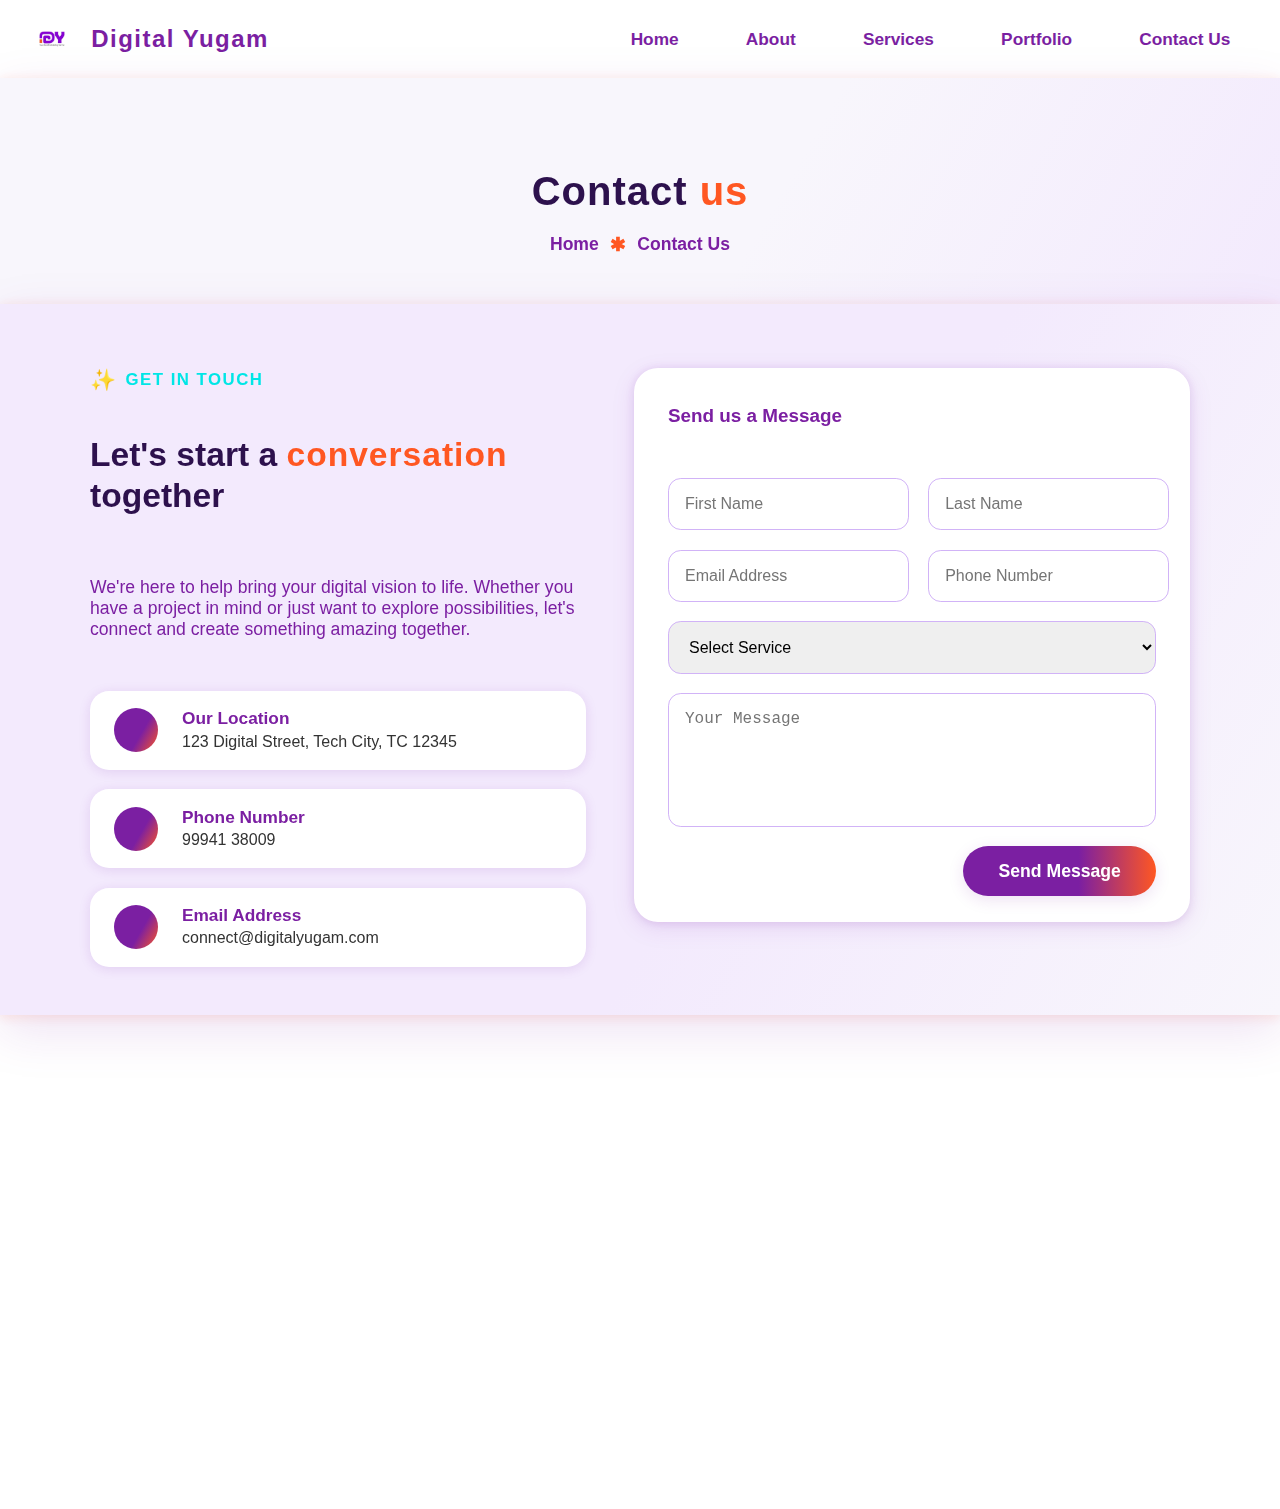
<file: contact.html>
<!DOCTYPE html>
<html lang="en">
<head>
    <meta charset="UTF-8">
    <meta name="viewport" content="width=device-width, initial-scale=1.0">
    <title>Contact | Digital Yugam</title>
    <link rel="stylesheet" href="assets/styles.css">
    <link rel="stylesheet" href="assets/contact.css">
    <link rel="stylesheet" href="assets/home.css">
    <script defer src="assets/main.js"></script>
    <!-- Spline 3D background effect -->
</head>
<body class="contact-page">
    <nav>
            <div class="logo">
                <img src="images.png" alt="Digital Yugam Logo">
                <span>Digital Yugam</span>
            </div>
            <ul class="nav-links">
                <li><a href="index.html">Home</a></li>
                <li><a href="about.html">About</a></li>
                <li><a href="services.html">Services</a></li>
                <li><a href="portfolio.html">Portfolio</a></li>
                <li><a href="contact.html">Contact Us</a></li>
            </ul>
        </nav>
    <!-- Contact Hero Section -->
    <section class="contact-hero-section scroll-fade">
        <div class="contact-hero-container scroll-fade-content">
            <h1 class="contact-hero-title">
                Contact <span class="orange-text">us</span>
            </h1>
            <div class="breadcrumb">
                <a href="index.html">Home</a>
                <span class="breadcrumb-separator">✱</span>
                <span class="breadcrumb-current">Contact Us</span>
            </div>
        </div>
        <div class="contact-hero-background">
            <div class="floating-shape shape-1"></div>
            <div class="floating-shape shape-2"></div>
            <div class="floating-shape shape-3"></div>
        </div>
    </section>

    <!-- Contact Form Section -->
    <section class="contact-form-section scroll-fade">
        <div class="contact-form-container">
            <div class="contact-content">
                <div class="contact-info-side scroll-fade-content">
                    <div class="section-label">
                        <span class="label-icon">✨</span>
                        GET IN TOUCH
                    </div>
                    <h2 class="contact-section-title">
                        Let's start a <span class="orange-text">conversation</span><br>
                        together
                    </h2>
                    <p class="contact-description">
                        We're here to help bring your digital vision to life. Whether you have a project in mind or just want to explore possibilities, let's connect and create something amazing together.
                    </p>
                    <div class="contact-details">
                        <div class="contact-detail-item">
                            <div class="contact-detail-icon">
                                <!-- ...SVG... -->
                            </div>
                            <div class="contact-detail-content">
                                <h4>Our Location</h4>
                                <p>123 Digital Street, Tech City, TC 12345</p>
                            </div>
                        </div>
                        <div class="contact-detail-item">
                            <div class="contact-detail-icon">
                                <!-- ...SVG... -->
                            </div>
                            <div class="contact-detail-content">
                                <h4>Phone Number</h4>
                                <p>99941 38009</p>
                            </div>
                        </div>
                        <div class="contact-detail-item">
                            <div class="contact-detail-icon">
                                <!-- ...SVG... -->
                            </div>
                            <div class="contact-detail-content">
                                <h4>Email Address</h4>
                                <p>connect@digitalyugam.com</p>
                            </div>
                        </div>
                    </div>
                </div>
                <div class="contact-form-side scroll-fade-content">
                    <div class="contact-form-card">
                        <!-- Spline 3D animated background for the form card -->
                        
                        <h3>Send us a Message</h3>
                        <form class="contact-form">
                            <div class="form-row">
                                <div class="form-group">
                                    <input type="text" placeholder="First Name" required>
                                </div>
                                <div class="form-group">
                                    <input type="text" placeholder="Last Name" required>
                                </div>
                            </div>
                            <div class="form-row">
                                <div class="form-group">
                                    <input type="email" placeholder="Email Address" required>
                                </div>
                                <div class="form-group">
                                    <input type="tel" placeholder="Phone Number" required>
                                </div>
                            </div>
                            <div class="form-group">
                                <select required>
                                    <option value="">Select Service</option>
                                    <option value="branding">Branding & Identity</option>
                                    <option value="web-development">Website Development</option>
                                    <option value="digital-marketing">Digital Marketing</option>
                                    <option value="content-creation">Content Creation</option>
                                    <option value="ecommerce">E-Commerce Solutions</option>
                                    <option value="ui-ux">UX/UI Design</option>
                                </select>
                            </div>
                            <div class="form-group">
                                <textarea placeholder="Your Message" rows="5" required></textarea>
                            </div>
                            <button type="submit" class="btn-submit">Send Message</button>
                        </form>
                    </div>
                </div>
            </div>
        </div>
    </section>

    <!-- Footer Section -->
    <footer class="footer-section scroll-fade">
        <div class="footer-container">
            <div class="footer-content scroll-fade-content">
                <div class="footer-brand">
                    <div class="footer-logo">
                        <span class="footer-logo-text">DIGITAL</span>
                        <span class="footer-logo-text">YUGAM</span>
                        <span class="footer-tagline">Your Growth Marketing Partner</span>
                    </div>
                    <div class="footer-contact">
                        <div class="contact-item">
                            <span class="contact-icon">📞</span>
                            <span>99941 38009</span>
                        </div>
                        <div class="contact-item">
                            <span class="contact-icon">✉️</span>
                            <span>connect@digitalyugam.com</span>
                        </div>
                    </div>
                </div>
                <div class="footer-links">
                    <div class="footer-column">
                        <h3>Quick Link</h3>
                        <ul>
                            <li><a href="index.html">Home</a></li>
                            <li><a href="about.html">About Us</a></li>
                            <li><a href="services.html">Services</a></li>
                            <li><a href="#">Blog</a></li>
                        </ul>
                    </div>
                    <div class="footer-column">
                        <h3>Support</h3>
                        <ul>
                            <li><a href="contact.html">Contact</a></li>
                            <li><a href="#">Terms & Conditions</a></li>
                            <li><a href="#">Career</a></li>
                            <li><a href="#">Help</a></li>
                        </ul>
                    </div>
                </div>
                <div class="footer-newsletter">
                    <h3>Subscribe Our Newsletter</h3>
                    <div class="newsletter-form">
                        <input type="email" placeholder="Enter your email" />
                        <button type="submit">Subscribe</button>
                    </div>
                    <div class="social-links">
                        <!-- ...SVG social icons... -->
                    </div>
                </div>
            </div>
            <div class="footer-bottom">
                <div class="footer-divider"></div>
                <p>Copyright © Digital Yugam All Rights Reserved.</p>
            </div>
        </div>
    </footer>
</body>
</html>
    </footer>
</body>
</html>
</file>
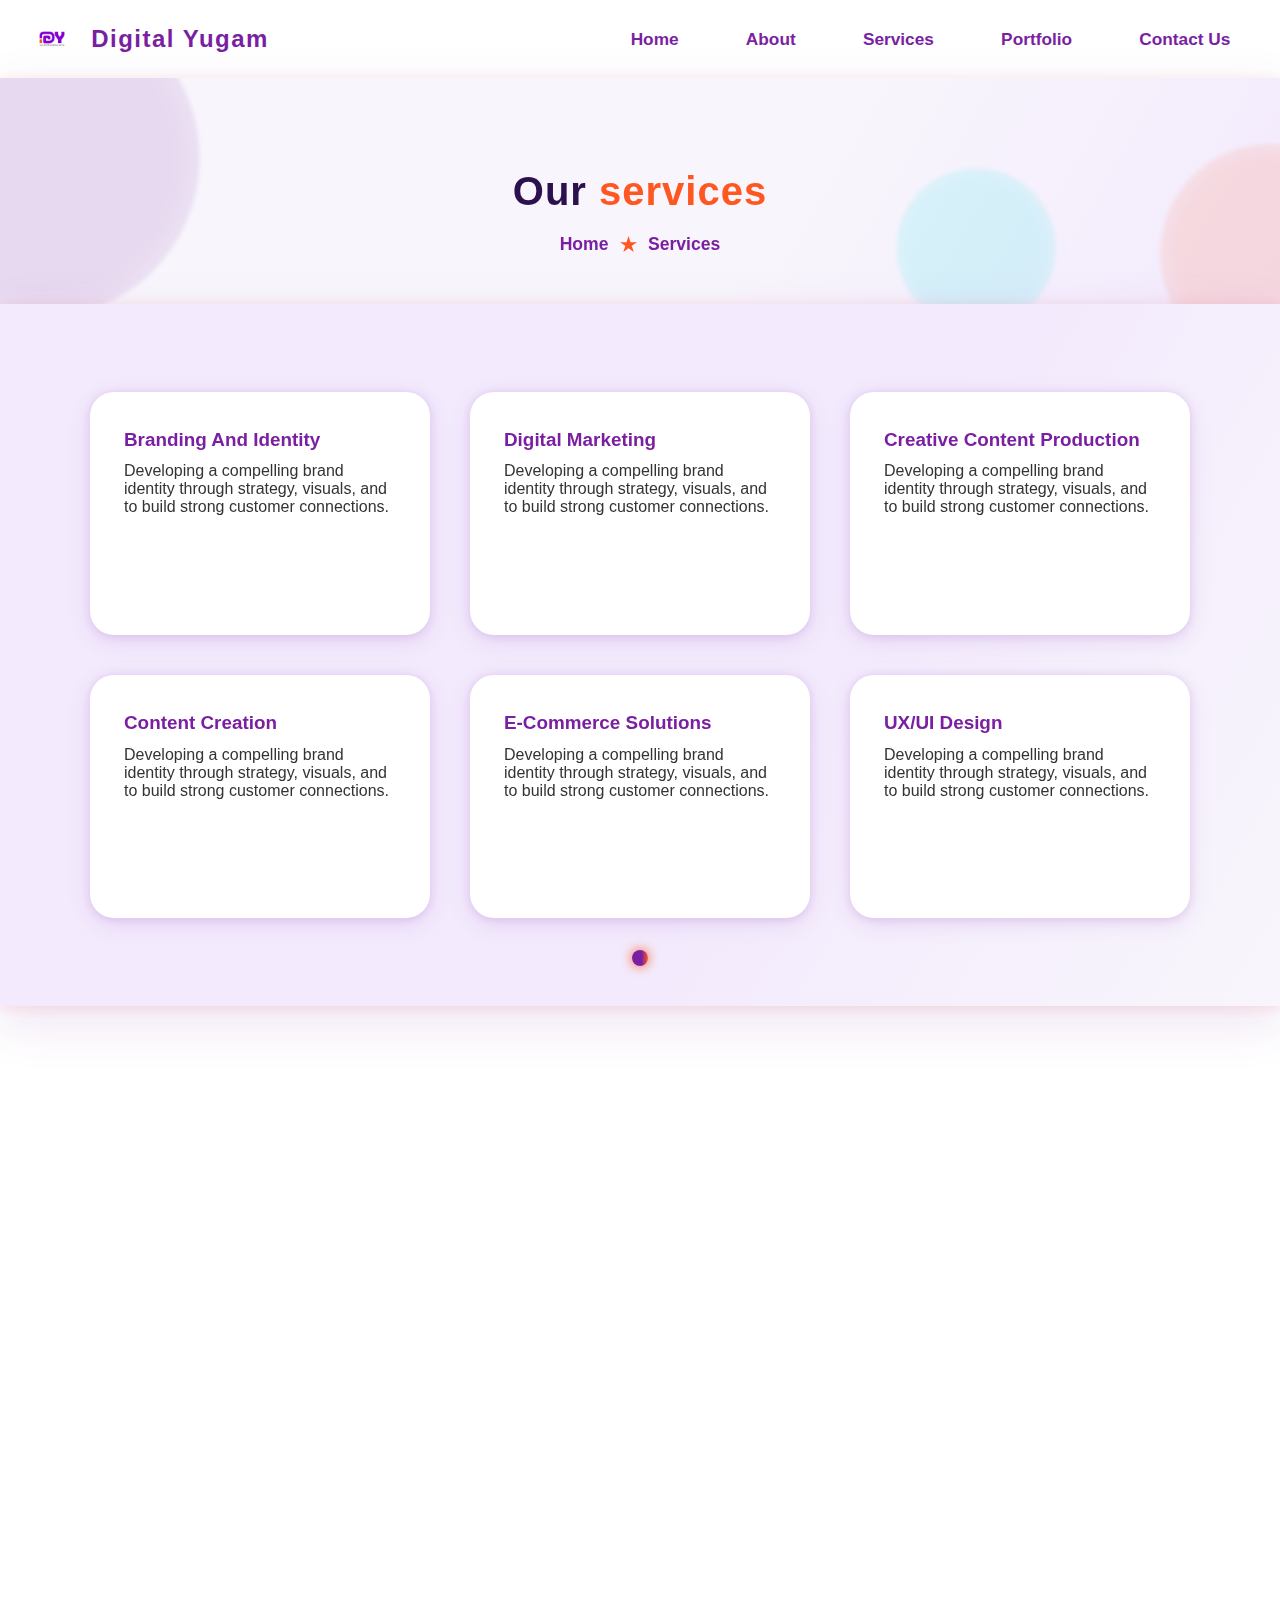
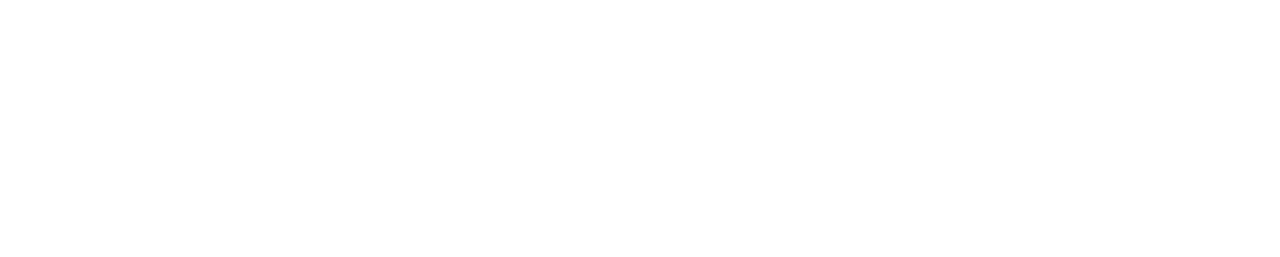
<file: services.html>
<!DOCTYPE html>
<html lang="en">
<head>
    <meta charset="UTF-8">
    <meta name="viewport" content="width=device-width, initial-scale=1.0">
    <title>Services | Digital Yugam</title>
    <link rel="stylesheet" href="assets/styles.css">
    <link rel="stylesheet" href="assets/services.css">
    <link rel="stylesheet" href="assets/home.css">
    <script defer src="assets/main.js"></script>
</head>
<body class="services-page">
    <nav>
            <div class="logo">
                <img src="images.png" alt="Digital Yugam Logo">
                <span>Digital Yugam</span>
            </div>
            <ul class="nav-links">
                <li><a href="index.html">Home</a></li>
                <li><a href="about.html">About</a></li>
                <li><a href="services.html">Services</a></li>
                <li><a href="portfolio.html">Portfolio</a></li>
                <li><a href="contact.html">Contact Us</a></li>
            </ul>
        </nav>

    <!-- Services Hero Section -->
    <section class="services-hero-section scroll-fade">
        <div class="services-hero-container scroll-fade-content">
            <h1 class="services-hero-title">
                Our <span class="orange-text">services</span>
            </h1>
            <div class="breadcrumb">
                <a href="index.html">Home</a>
                <span class="breadcrumb-separator">★</span>
                <span class="breadcrumb-current">Services</span>
            </div>
        </div>
        <div class="services-hero-background">
            <div class="floating-shape shape-1"></div>
            <div class="floating-shape shape-2"></div>
            <div class="floating-shape shape-3"></div>
        </div>
    </section>

    <!-- Services Grid Section -->
    <section class="services-grid-section scroll-fade">
        <div class="services-grid-container">
            <div class="services-grid">
                <div class="service-detail-card scroll-fade-content">
                    <h3>Branding And Identity</h3>
                    <p>Developing a compelling brand identity through strategy, visuals, and to build strong customer connections.</p>
                </div>
                <div class="service-detail-card scroll-fade-content">
                    <h3>Digital Marketing</h3>
                    <p>Developing a compelling brand identity through strategy, visuals, and to build strong customer connections.</p>
                </div>
                <div class="service-detail-card scroll-fade-content">
                    <h3>Creative Content Production</h3>
                    <p>Developing a compelling brand identity through strategy, visuals, and to build strong customer connections.</p>
                </div>
                <div class="service-detail-card scroll-fade-content">
                    <h3>Content Creation</h3>
                    <p>Developing a compelling brand identity through strategy, visuals, and to build strong customer connections.</p>
                </div>
                <div class="service-detail-card scroll-fade-content">
                    <h3>E-Commerce Solutions</h3>
                    <p>Developing a compelling brand identity through strategy, visuals, and to build strong customer connections.</p>
                </div>
                <div class="service-detail-card scroll-fade-content">
                    <h3>UX/UI Design</h3>
                    <p>Developing a compelling brand identity through strategy, visuals, and to build strong customer connections.</p>
                </div>
            </div>
            <div class="services-grid-indicator">
                <div class="indicator-dot active"></div>
            </div>
        </div>
    </section>

    <!-- Who We Are Section -->
    <section class="who-we-are-section scroll-fade">
        <div class="who-we-are-container">
            <div class="who-we-are-content">
                <div class="who-we-are-left scroll-fade-content">
                    <div class="section-label">
                        <span class="label-icon">✱</span>
                        WHO WE ARE
                    </div>
                    <h2 class="who-we-are-title">
                        Experts in <span class="orange-text">digital</span> brand<br>
                        innovation
                    </h2>
                    <p class="who-we-are-description">
                        We specialize in transforming brands through cutting-edge digital strategies, blending creativity with technology to drive growth, enhance engagement, and deliver memorable experiences.
                    </p>
                </div>
                <div class="who-we-are-right">
                    <div class="stats-grid">
                        <div class="stat-card scroll-fade-content">
                            <div class="stat-icon">
                                <!-- ...SVG... -->
                            </div>
                            <h3>35k+</h3>
                            <p>Happy Customer Around the Word</p>
                        </div>
                        <div class="stat-card scroll-fade-content">
                            <div class="stat-icon">
                                <!-- ...SVG... -->
                            </div>
                            <h3>120+</h3>
                            <p>best client support award achieved</p>
                        </div>
                        <div class="stat-card scroll-fade-content">
                            <div class="stat-icon">
                                <!-- ...SVG... -->
                            </div>
                            <h3>250+</h3>
                            <p>trusted best partners and sponsers</p>
                        </div>
                        <div class="stat-card scroll-fade-content">
                            <div class="stat-icon">
                                <!-- ...SVG... -->
                            </div>
                            <h3>5k+</h3>
                            <p>active users using our best services</p>
                        </div>
                    </div>
                </div>
            </div>
        </div>
    </section>

    <!-- Footer Section -->
    <footer class="footer-section scroll-fade">
        <div class="footer-container">
            <div class="footer-content scroll-fade-content">
                <div class="footer-brand">
                    <div class="footer-logo">
                        <span class="footer-logo-text">DIGITAL</span>
                        <span class="footer-logo-text">YUGAM</span>
                        <span class="footer-tagline">Your Growth Marketing Partner</span>
                    </div>
                    <div class="footer-contact">
                        <div class="contact-item">
                            <span class="contact-icon">📞</span>
                            <span>99941 38009</span>
                        </div>
                        <div class="contact-item">
                            <span class="contact-icon">✉️</span>
                            <span>connect@digitalyugam.com</span>
                        </div>
                    </div>
                </div>
                <div class="footer-links">
                    <div class="footer-column">
                        <h3>Quick Link</h3>
                        <ul>
                            <li><a href="index.html">Home</a></li>
                            <li><a href="about.html">About Us</a></li>
                            <li><a href="services.html">Services</a></li>
                            <li><a href="#">Blog</a></li>
                        </ul>
                    </div>
                    <div class="footer-column">
                        <h3>Support</h3>
                        <ul>
                            <li><a href="contact.html">Contact</a></li>
                            <li><a href="#">Terms & Conditions</a></li>
                            <li><a href="#">Career</a></li>
                            <li><a href="#">Help</a></li>
                        </ul>
                    </div>
                </div>
                <div class="footer-newsletter">
                    <h3>Subscribe Our Newsletter</h3>
                    <div class="newsletter-form">
                        <input type="email" placeholder="Enter your email" />
                        <button type="submit">Subscribe</button>
                    </div>
                    <div class="social-links">
                        <!-- ...SVG social icons... -->
                    </div>
                </div>
            </div>
            
        </div>
    </footer>
</body>
</html>
</file>
<file: assets/styles.css>
/* Digital Yugam Theme Colors */
:root {
    --primary: #7B1FA2;
    --accent: #FF5722;
    --white: #fff;
    --dark: #222;
}

body {
    margin: 0;
    font-family: 'Segoe UI', Arial, sans-serif;
    background: var(--white);
    color: var(--dark);
}

/* --- Unified Navbar Styles for All Pages (fix alignment and spacing) --- */
header,
.navbar {
    width: 100vw;
    background: #fff;
    box-shadow: 0 2px 8px rgba(123,31,162,0.08);
    position: relative;
    z-index: 10;
    padding: 0;
    margin: 0;
}

nav,
.navbar .nav-container {
    display: flex;
    align-items: center;
    justify-content: space-between;
    flex-wrap: nowrap;
    width: 100%;
    box-sizing: border-box;
    padding: 1.2rem 2rem;
    min-height: 64px;
}

.logo,
.nav-logo {
    display: flex;
    align-items: center;
    gap: 0.7rem;
    font-size: 1.6rem;
    font-weight: bold;
    color: #7B1FA2;
    letter-spacing: 1px;
}

.logo img {
    height: 40px;
    margin-right: 0.5rem;
}

.logo span,
.logo-text {
    font-weight: 900;
    color: #7B1FA2;
    letter-spacing: 1.5px;
    font-size: 1.5rem;
}

.logo-icon {
    width: 36px;
    height: 36px;
    background: linear-gradient(120deg, #7B1FA2 60%, #FF5722 100%);
    border-radius: 50%;
    display: inline-block;
    margin-right: 0.3rem;
}

.nav-links,
.nav-menu {
    display: flex;
    align-items: center;
    gap: 2rem;
    list-style: none;
    margin: 0;
    padding: 0;
}

.nav-links li,
.nav-menu li {
    display: flex;
    align-items: center;
}

.nav-links a,
.nav-link {
    text-decoration: none;
    color: #7B1FA2;
    font-weight: 600;
    font-size: 1.08rem;
    padding: 0.3rem 1.1rem;
    border-radius: 2rem;
    transition: background 0.2s, color 0.2s;
    display: inline-block;
    position: relative;
}

.nav-links a:hover,
.nav-link:hover,
.nav-link.active {
    background: linear-gradient(90deg, #7B1FA2 10%, #FF5722 90%);
    color: #fff;
}

/* Fix navbar spacing and centering for all pages */
header nav,
.navbar .nav-container {
    box-sizing: border-box;
    width: 100%;
}

@media (max-width: 900px) {
    nav,
    .navbar .nav-container {
        flex-direction: column;
        gap: 1rem;
        padding: 1rem 1rem;
        align-items: flex-start;
    }
    .nav-links,
    .nav-menu {
        gap: 1.2rem;
        flex-wrap: wrap;
    }
    .logo,
    .nav-logo {
        margin-bottom: 0.5rem;
    }
}

@media (max-width: 600px) {
    nav,
    .navbar .nav-container {
        padding: 0.7rem 0.5rem;
    }
    .logo,
    .nav-logo {
        font-size: 1.1rem;
    }
    .nav-links,
    .nav-menu {
        gap: 0.7rem;
    }
}

.hero {
    background: linear-gradient(120deg, var(--primary) 60%, var(--accent) 100%);
    color: var(--white);
    text-align: center;
    padding: 5rem 2rem 3rem 2rem;
    position: relative;
    overflow: hidden;
}
.hero .highlight {
    color: var(--accent);
}
.cta {
    background: var(--accent);
    color: var(--white);
    border: none;
    padding: 1rem 2rem;
    font-size: 1.1rem;
    border-radius: 2rem;
    margin-top: 2rem;
    cursor: pointer;
    box-shadow: 0 4px 16px rgba(255,87,34,0.15);
    transition: background 0.2s, transform 0.2s;
}
.cta:hover {
    background: var(--primary);
    transform: scale(1.05);
}
footer {
    background: var(--primary);
    color: var(--white);
    text-align: center;
    padding: 1rem 0;
    margin-top: 3rem;
}
/* Placeholder for animated cards, 3D stacking, and more animations */
</file>
<file: assets/contact.css>
/* Contact Page Specific Styles */
.contact-section {
    max-width: 600px;
    margin: 3rem auto;
    background: #f3eafd;
    border-radius: 1.5rem;
    padding: 2.5rem 2rem;
    box-shadow: 0 4px 18px rgba(123,31,162,0.08);
    animation: contactPopIn 1s;
}
@keyframes contactPopIn {
    from { opacity: 0; transform: scale(0.92); }
    to { opacity: 1; transform: scale(1); }
}
.contact-form {
    display: flex;
    flex-direction: column;
    gap: 1.2rem;
    margin-top: 2rem;
}
.contact-form input,
.contact-form textarea {
    padding: 1rem;
    border-radius: 0.8rem;
    border: 1px solid #d1b3f7;
    font-size: 1rem;
    outline: none;
    resize: none;
}
.contact-form button.cta {
    align-self: flex-end;
    margin-top: 0.5rem;
}

/* Contact Page Unique Styles */

/* Hero Section */
.contact-hero-section {
    width: 100vw;
    position: relative;
    left: 50%;
    right: 50%;
    margin-left: -50vw;
    margin-right: -50vw;
    background: linear-gradient(120deg, #f8f6fc 60%, #f3eafd 100%);
    padding: 4rem 0 2.5rem 0;
    border-radius: 0;
    box-shadow: none;
    display: flex;
    flex-direction: column;
    align-items: center;
    overflow: hidden;
    z-index: 1;
}

.contact-hero-container {
    max-width: 1100px;
    width: 100%;
    margin: 0 auto;
    padding: 0 2rem;
    position: relative;
    z-index: 2;
    text-align: center;
}

.contact-hero-title {
    font-size: 2.5rem;
    font-weight: 900;
    color: #2d114d;
    margin-bottom: 1.2rem;
    letter-spacing: 1px;
}

.orange-text {
    color: #FF5722;
    font-weight: 900;
    letter-spacing: 1px;
}

.breadcrumb {
    display: flex;
    align-items: center;
    justify-content: center;
    gap: 0.7rem;
    font-size: 1.1rem;
    color: #7B1FA2;
    font-weight: 500;
    margin-bottom: 0.5rem;
}
.breadcrumb a {
    color: #7B1FA2;
    text-decoration: none;
    font-weight: 600;
    transition: color 0.2s;
}
.breadcrumb a:hover {
    color: #FF5722;
}
.breadcrumb-separator {
    color: #FF5722;
    font-size: 1.2rem;
    font-weight: bold;
}
.breadcrumb-current {
    color: #7B1FA2;
    font-weight: 700;
}

/* Floating shapes for hero background */
.contact-hero-background {
    position: absolute;
    top: 0; left: 0; width: 100%; height: 100%;
    pointer-events: none;
    z-index: 1;
    overflow: hidden;
}
.floating-shape {
    position: absolute;
    border-radius: 50%;
    opacity: 0.13;
    filter: blur(2px);
    animation: floatShape 8s ease-in-out infinite alternate;
}
.shape-1 {
    background: radial-gradient(circle, #7B1FA2 60%, transparent 100%);
    width: 320px; height: 320px;
    top: -80px; left: -120px;
    animation-delay: 0s;
}
.shape-2 {
    background: radial-gradient(circle, #FF5722 60%, transparent 100%);
    width: 220px; height: 220px;
    bottom: -60px; right: -100px;
    animation-delay: 2s;
}
.shape-3 {
    background: radial-gradient(circle, #00e6e6 60%, transparent 100%);
    width: 160px; height: 160px;
    top: 40%; left: 70%;
    animation-delay: 4s;
}
@keyframes floatShape {
    0% { transform: translateY(0) scale(1);}
    100% { transform: translateY(40px) scale(1.08);}
}

/* --- Contact Form Section --- */
.contact-form-section {
    width: 100vw;
    position: relative;
    left: 50%;
    right: 50%;
    margin-left: -50vw;
    margin-right: -50vw;
    background: linear-gradient(120deg, #f3eafd 60%, #f8f6fc 100%);
    padding: 4rem 0 3rem 0;
    border-radius: 0;
    box-shadow: none;
    display: flex;
    flex-direction: column;
    align-items: center;
    z-index: 1;
}

.contact-spline-bg {
    position: absolute;
    top: 0; left: 0; width: 100%; height: 100%;
    z-index: 0;
    pointer-events: none;
    opacity: 0.85;
    filter: saturate(1.1) brightness(1.05);
}

.contact-form-container {
    max-width: 1100px;
    width: 100%;
    margin: 0 auto;
    padding: 0 2rem;
    position: relative;
    z-index: 1;
}

/* Spline 3D background for the form container */
.contact-spline-bg-form {
    position: absolute;
    top: 0; left: 0; width: 100%; height: 100%;
    z-index: 0;
    pointer-events: none;
    opacity: 0.7;
    filter: saturate(1.1) brightness(1.05) blur(0.5px);
    border-radius: 1.5rem;
    /* Ensures the background matches the card's rounded corners */
    overflow: hidden;
}

.contact-content {
    display: flex;
    flex-wrap: wrap;
    gap: 3rem;
    align-items: flex-start;
    justify-content: space-between;
    position: relative;
    z-index: 1;
}

.contact-info-side {
    flex: 1 1 320px;
    min-width: 280px;
    display: flex;
    flex-direction: column;
    gap: 1.5rem;
}

.contact-section-title {
    font-size: 2.1rem;
    font-weight: 700;
    color: #2d114d;
    margin: 0 0 1.2rem 0;
    line-height: 1.2;
}

.contact-description {
    color: #7B1FA2;
    font-size: 1.1rem;
    font-weight: 500;
    margin-bottom: 0.5rem;
}

.contact-details {
    display: flex;
    flex-direction: column;
    gap: 1.2rem;
    margin-top: 1.2rem;
}

.contact-detail-item {
    display: flex;
    align-items: flex-start;
    gap: 1rem;
    background: #fff;
    border-radius: 1.2rem;
    box-shadow: 0 2px 12px #7B1FA222;
    padding: 1.1rem 1.5rem;
    transition: box-shadow 0.2s, transform 0.2s;
}
.contact-detail-item:hover {
    box-shadow: 0 8px 32px #FF572244;
    transform: scale(1.03) translateY(-4px);
}
.contact-detail-icon {
    width: 44px;
    height: 44px;
    display: flex;
    align-items: center;
    justify-content: center;
    background: linear-gradient(120deg, #7B1FA2 60%, #FF5722 100%);
    border-radius: 50%;
    margin-right: 0.5rem;
}
.contact-detail-content h4 {
    margin: 0 0 0.2rem 0;
    color: #7B1FA2;
    font-size: 1.08rem;
    font-weight: 700;
}
.contact-detail-content p {
    margin: 0;
    color: #333;
    font-size: 1rem;
}

/* Contact Form Side */
.contact-form-side {
    flex: 1 1 380px;
    min-width: 320px;
    display: flex;
    flex-direction: column;
    align-items: stretch;
    justify-content: center;
}

.contact-form-card {
    background: #fff;
    border-radius: 1.5rem;
    box-shadow: 0 6px 24px rgba(123,31,162,0.10), 0 1.5px 8px #7B1FA222;
    padding: 2.2rem 2rem 1.5rem 2rem;
    min-height: 320px;
    display: flex;
    flex-direction: column;
    align-items: stretch;
    transition: transform 0.25s, box-shadow 0.25s, border 0.25s;
    border: 2px solid transparent;
    position: relative;
    overflow: hidden;
    color: #2d114d;
    font-size: 1.08rem;
    animation: fadeInItem 0.8s ease forwards;
}
.contact-form-card h3 {
    font-size: 1.18rem;
    font-weight: 700;
    color: #7B1FA2;
    margin: 0 0 1.2rem 0;
}
.contact-form {
    display: flex;
    flex-direction: column;
    gap: 1.2rem;
}
.form-row {
    display: flex;
    gap: 1.2rem;
}
.form-group {
    flex: 1;
    display: flex;
    flex-direction: column;
}
.contact-form input,
.contact-form select,
.contact-form textarea {
    padding: 1rem;
    border-radius: 0.8rem;
    border: 1px solid #d1b3f7;
    font-size: 1rem;
    outline: none;
    resize: none;
    margin-bottom: 0;
}
.contact-form textarea {
    min-height: 100px;
}
.btn-submit {
    background: linear-gradient(90deg, #7B1FA2 60%, #FF5722 100%);
    color: #fff;
    border: none;
    border-radius: 2rem;
    padding: 0.9rem 2.2rem;
    font-size: 1.1rem;
    font-weight: 700;
    cursor: pointer;
    box-shadow: 0 4px 16px rgba(123,31,162,0.13);
    transition: background 0.2s, transform 0.2s;
    align-self: flex-end;
}
.btn-submit:hover {
    background: linear-gradient(90deg, #FF5722 60%, #7B1FA2 100%);
    transform: scale(1.06);
}

/* Spline 3D background for main content (not hero) */
.contact-spline-bg-main {
    position: relative;
    width: 100vw;
    min-height: 340px;
    height: 340px;
    overflow: hidden;
    z-index: 1;
    margin: 0;
    padding: 0;
    background: none;
    display: flex;
    align-items: stretch;
    justify-content: center;
}
.contact-spline-bg-main spline-viewer {
    position: absolute;
    top: 0; left: 0; width: 100%; height: 100%;
    z-index: 0;
    pointer-events: none;
    opacity: 0.85;
    filter: saturate(1.1) brightness(1.05);
}

/* Ensure hero content and floating shapes are above the spline background */
.contact-hero-container,
.contact-hero-background {
    position: relative;
    z-index: 2;
}

/* Responsive adjustments */
@media (max-width: 1100px) {
    .contact-content {
        flex-direction: column;
        gap: 2rem;
    }
}
@media (max-width: 700px) {
    .contact-hero-section,
    .contact-form-section {
        padding: 2rem 0 1rem 0;
    }
    .contact-form-card {
        padding: 1.2rem 0.7rem;
        border-radius: 1rem;
    }
    .contact-info-side,
    .contact-form-side {
        min-width: 0;
    }
    .form-row {
        flex-direction: column;
        gap: 0.7rem;
    }
}

/* --- Fade-in animation for cards --- */
@keyframes fadeInItem {
    from { opacity: 0; transform: translateY(30px);}
    to { opacity: 1; transform: translateY(0);}
}
</file>
<file: assets/home.css>
/* 3D Stacking Cards Section (from user) */
.cards {
    position: relative;
    list-style-type: none;
    padding: 0;
    max-width: 560px;
    margin: 5rem auto 0;
    min-height: 340px;
    height: 340px;
    display: flex;
    flex-direction: column;
    align-items: center;
    justify-content: flex-start;
    background: none;
}
.card {
    position: absolute;
    top: 0;
    left: 0;
    z-index: 2;
    background: #fff;
    border-radius: 2.2rem 1.2rem 2.2rem 1.2rem;
    padding: 2.5rem 2.2rem 2rem 2.2rem;
    box-shadow: 0 8px 32px rgba(123,31,162,0.13), 0 1.5px 8px #7B1FA222;
    transform: translateY(0) rotate(4deg) translateX(25px) scale(1);
    transform-origin: 0 0;
    transition: transform 0.6s cubic-bezier(.8,.2,.1,0.8) 0.1s, background 0.4s linear;
    cursor: pointer;
    user-select: none;
    opacity: 0;
    pointer-events: none;
    width: 100%;
    height: 100%;
    display: flex;
    flex-direction: row;
    align-items: center;
    gap: 1.5rem;
    padding: 2.2rem 2.2rem 2.2rem 2.2rem;
    min-height: 180px;
    max-width: 480px;
    background: linear-gradient(120deg, #fff 85%, #f3eafd 100%);
    border: 2px solid #7B1FA2;
    position: absolute;
    left: 50%;
    transform: translateX(-50%);
}
.card--next {
    z-index: 5;
    transform: translateY(-25px) rotate(4deg) translateX(25px) scale(1);
    opacity: 0.7;
    pointer-events: none;
}
.card--out {
    animation: card-out 0.6s cubic-bezier(.8,.2,.1,0.8);
    transform: translateY(-50px) rotate(8deg) translateX(55px) scale(0.95);
    z-index: 1;
    background: #f3eafd;
    opacity: 0.5;
}
@keyframes card-out {
    0% { z-index: 20; transform: translateY(0px) rotate(-4deg); }
    50% { transform: translateY(-120%) rotate(-5deg) translateX(-40px); }
    80% { z-index: 1; }
    100% { transform: translateY(-50px) rotate(8deg) translateX(55px) scale(0.95); }
}
.card--current {
    cursor: auto;
    user-select: auto;
    position: relative;
    z-index: 3;
    opacity: 1;
    border: 2.5px solid #7B1FA2;
    box-shadow: 0 18px 48px rgba(255,87,34,0.13), 0 2px 12px #00e6e622;
    background: linear-gradient(120deg, #fff 80%, #f3eafd 100%);
    transform: rotate(-1deg) translateX(0%) scale(1);
    pointer-events: auto;
}
.card-icon {
    flex-shrink: 0;
    width: 56px;
    height: 56px;
    border-radius: 1.2rem 2.2rem 1.2rem 2.2rem;
    background: linear-gradient(120deg, #7B1FA2 60%, #FF5722 100%);
    display: flex;
    align-items: center;
    justify-content: center;
    box-shadow: 0 2px 12px #7B1FA233;
    font-size: 2rem;
    margin-right: 0.7rem;
}
.card-content {
    display: flex;
    flex-direction: column;
    align-items: flex-start;
    flex: 1 1 0;
    min-width: 0;
}
.card h1, .card h3 {
    margin: 0 0 0.5rem 0;
    font-size: 1.18rem;
    color: #7B1FA2;
    font-weight: 800;
    letter-spacing: 0.5px;
    line-height: 1.2;
}
.card p {
    color: #333;
    font-size: 1.05rem;
    margin: 0;
    font-weight: 500;
    line-height: 1.5;
    word-break: break-word;
}
.card-quote {
    padding-left: 0;
    margin: 0;
    font-style: normal;
    color: #7B1FA2;
    display: flex;
    flex-direction: column;
    gap: 0.2rem;
}
.card-quote .quote-mark {
    font-size: 2.2rem;
    color: #FF5722;
    opacity: 0.4;
    margin-bottom: -0.5rem;
    margin-right: 0.5rem;
    font-family: serif;
}
.card--current:hover,
.card:hover {
    border: 2.5px solid #FF5722;
    box-shadow: 0 24px 64px rgba(255,87,34,0.18), 0 2px 12px #7B1FA2cc;
    background: linear-gradient(120deg, #f3eafd 60%, #fff 100%);
    transform: translateX(-50%) scale(1.04) rotate(-1deg);
    z-index: 4;
}
@media (max-width: 700px) {
    .cards {
        min-height: 260px;
        height: 260px;
    }
    .card {
        flex-direction: column;
        align-items: flex-start;
        gap: 0.7rem;
        padding: 1.2rem 0.7rem 1.2rem 0.7rem;
        max-width: 98vw;
    }
    .card-icon {
        margin: 0 0 0.7rem 0;
        width: 44px;
        height: 44px;
        font-size: 1.3rem;
        border-radius: 1.2rem;
    }
}

/* 3D Comment Card Stack Section Styles */
.comment-stack-section {
    margin: 3rem auto 0 auto;
    max-width: 600px;
    padding-bottom: 5rem;
    display: flex;
    justify-content: center;
    align-items: flex-start;
    /* Add a soft light background with a subtle gradient */
    border-radius: 2rem;
    box-shadow: 0 4px 24px 0 rgba(123,31,162,0.06);
    padding-top: 0rem;
    padding-left: 1.5rem;
    padding-right: 1.5rem;
    padding-bottom: 3rem;
    margin-bottom: 3.5rem;
}
.cards {
    position: relative;
    list-style-type: none;
    padding: 0;
    max-width: 560px;
    margin: 0 auto;
    min-height: 340px;
    height: 340px;
    display: flex;
    flex-direction: column;
    align-items: center;
    justify-content: flex-start;
    background: none;
}
.card {
    position: absolute;
    top: 0;
    left: 0;
    z-index: 2;
    background: #fff;
    border-radius: 2.2rem 1.2rem 2.2rem 1.2rem;
    padding: 2.5rem 2.2rem 2rem 2.2rem;
    box-shadow: 0 8px 32px rgba(123,31,162,0.13), 0 1.5px 8px #7B1FA222;
    transform: translateY(0) rotate(4deg) translateX(25px) scale(1);
    transform-origin: 0 0;
    transition: none;
    cursor: pointer;
    user-select: none;
    opacity: 0;
    pointer-events: none;
    width: 100%;
    height: 100%;
    display: flex;
    flex-direction: row;
    align-items: center;
    gap: 1.5rem;
    padding: 2.2rem 2.2rem 2.2rem 2.2rem;
    min-height: 180px;
    max-width: 480px;
    background: linear-gradient(120deg, #fff 85%, #f3eafd 100%);
    border: 2px solid #7B1FA2;
    position: absolute;
    left: 50%;
    transform: translateX(-50%);
}
.card--next {
    z-index: 5;
    transform: translateY(-25px) rotate(4deg) translateX(25px) scale(1);
    opacity: 0.7;
    pointer-events: none;
}
.card--out {
    animation: none;
    transform: translateY(-50px) rotate(8deg) translateX(55px) scale(0.95);
    z-index: 1;
    background: #f3eafd;
    opacity: 0.5;
}
.card--current {
    cursor: auto;
    user-select: auto;
    position: relative;
    z-index: 3;
    opacity: 1;
    border: 2.5px solid #7B1FA2;
    box-shadow: 0 18px 48px rgba(255,87,34,0.13), 0 2px 12px #00e6e622;
    background: linear-gradient(120deg, #fff 80%, #f3eafd 100%);
    transform: rotate(-1deg) translateX(0%) scale(1);
    pointer-events: auto;
}
.card-icon {
    flex-shrink: 0;
    width: 56px;
    height: 56px;
    border-radius: 1.2rem 2.2rem 1.2rem 2.2rem;
    background: linear-gradient(120deg, #7B1FA2 60%, #FF5722 100%);
    display: flex;
    align-items: center;
    justify-content: center;
    box-shadow: 0 2px 12px #7B1FA233;
    font-size: 2rem;
    margin-right: 0.7rem;
}
.card-content {
    display: flex;
    flex-direction: column;
    align-items: flex-start;
    flex: 1 1 0;
    min-width: 0;
}
.card h1, .card h3 {
    margin: 0 0 0.5rem 0;
    font-size: 1.18rem;
    color: #7B1FA2;
    font-weight: 800;
    letter-spacing: 0.5px;
    line-height: 1.2;
}
.card p {
    color: #333;
    font-size: 1.05rem;
    margin: 0;
    font-weight: 500;
    line-height: 1.5;
    word-break: break-word;
}
.card-quote {
    padding-left: 0;
    margin: 0;
    font-style: normal;
    color: #7B1FA2;
    display: flex;
    flex-direction: column;
    gap: 0.2rem;
}
.card-quote .quote-mark {
    font-size: 2.2rem;
    color: #FF5722;
    opacity: 0.4;
    margin-bottom: -0.5rem;
    margin-right: 0.5rem;
    font-family: serif;
}
.card--current:hover,
.card:hover {
    border: 2.5px solid #FF5722;
    box-shadow: 0 24px 64px rgba(255,87,34,0.18), 0 2px 12px #7B1FA2cc;
    background: linear-gradient(120deg, #f3eafd 60%, #fff 100%);
    transform: translateX(-50%) scale(1.04) rotate(-1deg);
    z-index: 4;
}
@media (max-width: 700px) {
    .cards {
        min-height: 260px;
        height: 260px;
    }
    .card {
        flex-direction: column;
        align-items: flex-start;
        gap: 0.7rem;
        padding: 1.2rem 0.7rem 1.2rem 0.7rem;
        max-width: 98vw;
    }
    .card-icon {
        margin: 0 0 0.7rem 0;
        width: 44px;
        height: 44px;
        font-size: 1.3rem;
        border-radius: 1.2rem;
    }
}

/* --- Home Page Testimonial Card (centered, modern, seamless background) --- */
.comment-stack-section {
    margin: 4rem auto 0 auto;
    max-width: 700px;
    padding: 0;
    display: flex;
    justify-content: center;
    align-items: flex-start;
    background: none;
    box-shadow: none;
    border-radius: 0;
    position: relative;
    z-index: 2;
}

.cards {
    display: flex;
    flex-direction: column;
    align-items: center;
    justify-content: center;
    min-height: 340px;
    height: auto;
    width: 100%;
    max-width: 600px;
    margin: 0 auto;
    background: none;
    position: relative;
    padding: 0;
}

.card {
    position: relative;
    z-index: 2;
    background: rgba(255,255,255,0.92);
    border-radius: 2rem;
    padding: 2.8rem 2.5rem 2.5rem 2.5rem;
    box-shadow: 0 8px 40px 0 rgba(123,31,162,0.10), 0 2px 12px #FF572220;
    margin: 0 auto;
    width: 100%;
    max-width: 520px;
    min-height: 220px;
    display: flex;
    flex-direction: column;
    align-items: center;
    border: 2.5px solid #a97be6;
    background-image: linear-gradient(120deg, #fff 80%, #f3eafd 100%);
    /* Soft edge effect */
    overflow: visible;
    transition: box-shadow 0.3s, border 0.3s, transform 0.3s;
    opacity: 1;
    pointer-events: auto;
    box-sizing: border-box;
}

.card--current,
.card {
    /* Remove double border and shadow on hover for a clean look */
    border: 2.5px solid #a97be6;
    box-shadow: 0 8px 40px 0 rgba(123,31,162,0.10), 0 2px 12px #FF572220;
    background-image: linear-gradient(120deg, #fff 80%, #f3eafd 100%);
    opacity: 1;
    pointer-events: auto;
}

.card--current:hover,
.card:hover {
    border: 2.5px solid #FF5722;
    box-shadow: 0 18px 48px rgba(255,87,34,0.13), 0 2px 12px #7B1FA2cc;
    transform: scale(1.03);
    background-image: linear-gradient(120deg, #f3eafd 60%, #fff 100%);
}

.card h1, .card h3 {
    margin: 0 0 0.7rem 0;
    font-size: 1.25rem;
    color: #7B1FA2;
    font-weight: 900;
    letter-spacing: 0.5px;
    line-height: 1.2;
    text-align: center;
}

.card-quote {
    color: #7B1FA2;
    font-size: 1.05rem;
    font-style: italic;
    margin: 0 0 0.7rem 0;
    padding: 0;
    text-align: center;
    display: block;
}

.card-quote .quote-mark {
    font-size: 2.3rem;
    color: #FF5722;
    opacity: 0.3;
    margin-bottom: -0.5rem;
    margin-right: 0.5rem;
    font-family: serif;
    display: inline-block;
    vertical-align: middle;
}

.card p {
    color: #333;
    font-size: 1.08rem;
    margin: 0;
    font-weight: 500;
    line-height: 1.6;
    text-align: center;
}

@media (max-width: 700px) {
    .comment-stack-section {
        margin: 2rem auto 0 auto;
        max-width: 98vw;
        padding: 0;
    }
    .cards {
        min-height: 180px;
        max-width: 98vw;
        padding: 0;
    }
    .card {
        padding: 1.2rem 0.7rem 1.2rem 0.7rem;
        max-width: 98vw;
        min-height: 120px;
        border-radius: 1rem;
    }
    .card h1, .card h3 {
        font-size: 1.05rem;
    }
}

/* Layout for hero with spline and subtext on the right */
.hero.home-hero {
    display: flex;
    flex-direction: row;
    align-items: center;
    justify-content: flex-start;
    gap: 3rem;
}
.hero-content {
    max-width: 600px;
    position: relative;
    z-index: 2;
    min-width: 320px;
}
.home-spline-hero {
    position: relative;
    width: 100%;
    height: 100%;
    max-width: 500px;
    flex-shrink: 0;
}
.hero-subtext-side {
    max-width: 340px;
    margin-left: 2rem;
    display: flex;
    align-items: center;
}
.hero-subtext {
    margin-top: 0;
    margin-bottom: 0;
    font-size: 1.15rem;
    color: #7B1FA2;
    font-weight: 500;
    text-shadow: 0 1px 6px #fff, 0 2px 12px #f3eafd;
    text-align: left;
    max-width: 340px;
}

@media (max-width: 1100px) {
    .hero.home-hero {
        flex-direction: column;
        gap: 2rem;
        align-items: flex-start;
    }
    .hero-subtext-side {
        margin-left: 0;
        max-width: 100%;
        width: 100%;
        justify-content: flex-start;
    }
    .hero-subtext {
        max-width: 100%;
        font-size: 1rem;
    }
}

/* 3D Comment Card Stack Section Styles */
.comment-stack-section {
    margin: 3rem auto 0 auto;
    max-width: 600px;
    padding-bottom: 5rem;
    display: flex;
    justify-content: center;
    align-items: flex-start;
    /* Add a soft light background with a subtle gradient */
    border-radius: 2rem;
    box-shadow: 0 4px 24px 0 rgba(123,31,162,0.06);
    padding-top: 0rem;
    padding-left: 1.5rem;
    padding-right: 1.5rem;
    padding-bottom: 3rem;
    margin-bottom: 3.5rem;
}
.cards {
    position: relative;
    list-style-type: none;
    padding: 0;
    max-width: 560px;
    margin: 0 auto;
    min-height: 340px;
    height: 340px;
    display: flex;
    flex-direction: column;
    align-items: center;
    justify-content: flex-start;
    background: none;
}
.card {
    position: absolute;
    top: 0;
    left: 0;
    z-index: 2;
    background: #fff;
    border-radius: 2.2rem 1.2rem 2.2rem 1.2rem;
    padding: 2.5rem 2.2rem 2rem 2.2rem;
    box-shadow: 0 8px 32px rgba(123,31,162,0.13), 0 1.5px 8px #7B1FA222;
    transform: translateY(0) rotate(4deg) translateX(25px) scale(1);
    transform-origin: 0 0;
    transition: none;
    cursor: pointer;
    user-select: none;
    opacity: 0;
    pointer-events: none;
    width: 100%;
    height: 100%;
    display: flex;
    flex-direction: row;
    align-items: center;
    gap: 1.5rem;
    padding: 2.2rem 2.2rem 2.2rem 2.2rem;
    min-height: 180px;
    max-width: 480px;
    background: linear-gradient(120deg, #fff 85%, #f3eafd 100%);
    border: 2px solid #7B1FA2;
    position: absolute;
    left: 50%;
    transform: translateX(-50%);
}
.card--next {
    z-index: 5;
    transform: translateY(-25px) rotate(4deg) translateX(25px) scale(1);
    opacity: 0.7;
    pointer-events: none;
}
.card--out {
    animation: none;
    transform: translateY(-50px) rotate(8deg) translateX(55px) scale(0.95);
    z-index: 1;
    background: #f3eafd;
    opacity: 0.5;
}
.card--current {
    cursor: auto;
    user-select: auto;
    position: relative;
    z-index: 3;
    opacity: 1;
    border: 2.5px solid #7B1FA2;
    box-shadow: 0 18px 48px rgba(255,87,34,0.13), 0 2px 12px #00e6e622;
    background: linear-gradient(120deg, #fff 80%, #f3eafd 100%);
    transform: rotate(-1deg) translateX(0%) scale(1);
    pointer-events: auto;
}
.card-icon {
    flex-shrink: 0;
    width: 56px;
    height: 56px;
    border-radius: 1.2rem 2.2rem 1.2rem 2.2rem;
    background: linear-gradient(120deg, #7B1FA2 60%, #FF5722 100%);
    display: flex;
    align-items: center;
    justify-content: center;
    box-shadow: 0 2px 12px #7B1FA233;
    font-size: 2rem;
    margin-right: 0.7rem;
}
.card-content {
    display: flex;
    flex-direction: column;
    align-items: flex-start;
    flex: 1 1 0;
    min-width: 0;
}
.card h1, .card h3 {
    margin: 0 0 0.5rem 0;
    font-size: 1.18rem;
    color: #7B1FA2;
    font-weight: 800;
    letter-spacing: 0.5px;
    line-height: 1.2;
}
.card p {
    color: #333;
    font-size: 1.05rem;
    margin: 0;
    font-weight: 500;
    line-height: 1.5;
    word-break: break-word;
}
.card-quote {
    padding-left: 0;
    margin: 0;
    font-style: normal;
    color: #7B1FA2;
    display: flex;
    flex-direction: column;
    gap: 0.2rem;
}
.card-quote .quote-mark {
    font-size: 2.2rem;
    color: #FF5722;
    opacity: 0.4;
    margin-bottom: -0.5rem;
    margin-right: 0.5rem;
    font-family: serif;
}
.card--current:hover,
.card:hover {
    border: 2.5px solid #FF5722;
    box-shadow: 0 24px 64px rgba(255,87,34,0.18), 0 2px 12px #7B1FA2cc;
    background: linear-gradient(120deg, #f3eafd 60%, #fff 100%);
    transform: translateX(-50%) scale(1.04) rotate(-1deg);
    z-index: 4;
}
@media (max-width: 700px) {
    .cards {
        min-height: 260px;
        height: 260px;
    }
    .card {
        flex-direction: column;
        align-items: flex-start;
        gap: 0.7rem;
        padding: 1.2rem 0.7rem 1.2rem 0.7rem;
        max-width: 98vw;
    }
    .card-icon {
        margin: 0 0 0.7rem 0;
        width: 44px;
        height: 44px;
        font-size: 1.3rem;
        border-radius: 1.2rem;
    }
}

/* --- Home Page Testimonial Card (centered, modern, seamless background) --- */
.comment-stack-section {
    margin: 4rem auto 0 auto;
    max-width: 700px;
    padding: 0;
    display: flex;
    justify-content: center;
    align-items: flex-start;
    background: none;
    box-shadow: none;
    border-radius: 0;
    position: relative;
    z-index: 2;
}

.cards {
    display: flex;
    flex-direction: column;
    align-items: center;
    justify-content: center;
    min-height: 340px;
    height: auto;
    width: 100%;
    max-width: 600px;
    margin: 0 auto;
    background: none;
    position: relative;
    padding: 0;
}

.card {
    position: relative;
    z-index: 2;
    background: rgba(255,255,255,0.92);
    border-radius: 2rem;
    padding: 2.8rem 2.5rem 2.5rem 2.5rem;
    box-shadow: 0 8px 40px 0 rgba(123,31,162,0.10), 0 2px 12px #FF572220;
    margin: 0 auto;
    width: 100%;
    max-width: 520px;
    min-height: 220px;
    display: flex;
    flex-direction: column;
    align-items: center;
    border: 2.5px solid #a97be6;
    background-image: linear-gradient(120deg, #fff 80%, #f3eafd 100%);
    /* Soft edge effect */
    overflow: visible;
    transition: box-shadow 0.3s, border 0.3s, transform 0.3s;
    opacity: 1;
    pointer-events: auto;
    box-sizing: border-box;
}

.card--current,
.card {
    /* Remove double border and shadow on hover for a clean look */
    border: 2.5px solid #a97be6;
    box-shadow: 0 8px 40px 0 rgba(123,31,162,0.10), 0 2px 12px #FF572220;
    background-image: linear-gradient(120deg, #fff 80%, #f3eafd 100%);
    opacity: 1;
    pointer-events: auto;
}

.card--current:hover,
.card:hover {
    border: 2.5px solid #FF5722;
    box-shadow: 0 18px 48px rgba(255,87,34,0.13), 0 2px 12px #7B1FA2cc;
    transform: scale(1.03);
    background-image: linear-gradient(120deg, #f3eafd 60%, #fff 100%);
}

.card h1, .card h3 {
    margin: 0 0 0.7rem 0;
    font-size: 1.25rem;
    color: #7B1FA2;
    font-weight: 900;
    letter-spacing: 0.5px;
    line-height: 1.2;
    text-align: center;
}

.card-quote {
    color: #7B1FA2;
    font-size: 1.05rem;
    font-style: italic;
    margin: 0 0 0.7rem 0;
    padding: 0;
    text-align: center;
    display: block;
}

.card-quote .quote-mark {
    font-size: 2.3rem;
    color: #FF5722;
    opacity: 0.3;
    margin-bottom: -0.5rem;
    margin-right: 0.5rem;
    font-family: serif;
    display: inline-block;
    vertical-align: middle;
}

.card p {
    color: #333;
    font-size: 1.08rem;
    margin: 0;
    font-weight: 500;
    line-height: 1.6;
    text-align: center;
}

@media (max-width: 700px) {
    .comment-stack-section {
        margin: 2rem auto 0 auto;
        max-width: 98vw;
        padding: 0;
    }
    .cards {
        min-height: 180px;
        max-width: 98vw;
        padding: 0;
    }
    .card {
        padding: 1.2rem 0.7rem 1.2rem 0.7rem;
        max-width: 98vw;
        min-height: 120px;
        border-radius: 1rem;
    }
    .card h1, .card h3 {
        font-size: 1.05rem;
    }
}

/* Layout for hero with spline and subtext on the right */
.hero.home-hero {
    display: flex;
    flex-direction: row;
    align-items: center;
    justify-content: flex-start;
    gap: 3rem;
}
.hero-content {
    max-width: 600px;
    position: relative;
    z-index: 2;
    min-width: 320px;
}
.home-spline-hero {
    position: relative;
    width: 100%;
    height: 100%;
    max-width: 500px;
    flex-shrink: 0;
}
.hero-subtext-side {
    max-width: 340px;
    margin-left: 2rem;
    display: flex;
    align-items: center;
}
.hero-subtext {
    margin-top: 0;
    margin-bottom: 0;
    font-size: 1.15rem;
    color: #7B1FA2;
    font-weight: 500;
    text-shadow: 0 1px 6px #fff, 0 2px 12px #f3eafd;
    text-align: left;
    max-width: 340px;
}

@media (max-width: 1100px) {
    .hero.home-hero {
        flex-direction: column;
        gap: 2rem;
        align-items: flex-start;
    }
    .hero-subtext-side {
        margin-left: 0;
        max-width: 100%;
        width: 100%;
        justify-content: flex-start;
    }
    .hero-subtext {
        max-width: 100%;
        font-size: 1rem;
    }
}

/* 3D Comment Card Stack Section Styles */
.comment-stack-section {
    margin: 3rem auto 0 auto;
    max-width: 600px;
    padding-bottom: 5rem;
    display: flex;
    justify-content: center;
    align-items: flex-start;
    /* Add a soft light background with a subtle gradient */
    border-radius: 2rem;
    box-shadow: 0 4px 24px 0 rgba(123,31,162,0.06);
    padding-top: 0rem;
    padding-left: 1.5rem;
    padding-right: 1.5rem;
    padding-bottom: 3rem;
    margin-bottom: 3.5rem;
}
.cards {
    position: relative;
    list-style-type: none;
    padding: 0;
    max-width: 560px;
    margin: 0 auto;
    min-height: 340px;
    height: 340px;
    display: flex;
    flex-direction: column;
    align-items: center;
    justify-content: flex-start;
    background: none;
}
.card {
    position: absolute;
    top: 0;
    left: 0;
    z-index: 2;
    background: #fff;
    border-radius: 2.2rem 1.2rem 2.2rem 1.2rem;
    padding: 2.5rem 2.2rem 2rem 2.2rem;
    box-shadow: 0 8px 32px rgba(123,31,162,0.13), 0 1.5px 8px #7B1FA222;
    transform: translateY(0) rotate(4deg) translateX(25px) scale(1);
    transform-origin: 0 0;
    transition: none;
    cursor: pointer;
    user-select: none;
    opacity: 0;
    pointer-events: none;
    width: 100%;
    height: 100%;
    display: flex;
    flex-direction: row;
    align-items: center;
    gap: 1.5rem;
    padding: 2.2rem 2.2rem 2.2rem 2.2rem;
    min-height: 180px;
    max-width: 480px;
    background: linear-gradient(120deg, #fff 85%, #f3eafd 100%);
    border: 2px solid #7B1FA2;
    position: absolute;
    left: 50%;
    transform: translateX(-50%);
}
.card--next {
    z-index: 5;
    transform: translateY(-25px) rotate(4deg) translateX(25px) scale(1);
    opacity: 0.7;
    pointer-events: none;
}
.card--out {
    animation: none;
    transform: translateY(-50px) rotate(8deg) translateX(55px) scale(0.95);
    z-index: 1;
    background: #f3eafd;
    opacity: 0.5;
}
.card--current {
    cursor: auto;
    user-select: auto;
    position: relative;
    z-index: 3;
    opacity: 1;
    border: 2.5px solid #7B1FA2;
    box-shadow: 0 18px 48px rgba(255,87,34,0.13), 0 2px 12px #00e6e622;
    background: linear-gradient(120deg, #fff 80%, #f3eafd 100%);
    transform: rotate(-1deg) translateX(0%) scale(1);
    pointer-events: auto;
}
.card-icon {
    flex-shrink: 0;
    width: 56px;
    height: 56px;
    border-radius: 1.2rem 2.2rem 1.2rem 2.2rem;
    background: linear-gradient(120deg, #7B1FA2 60%, #FF5722 100%);
    display: flex;
    align-items: center;
    justify-content: center;
    box-shadow: 0 2px 12px #7B1FA233;
    font-size: 2rem;
    margin-right: 0.7rem;
}
.card-content {
    display: flex;
    flex-direction: column;
    align-items: flex-start;
    flex: 1 1 0;
    min-width: 0;
}
.card h1, .card h3 {
    margin: 0 0 0.5rem 0;
    font-size: 1.18rem;
    color: #7B1FA2;
    font-weight: 800;
    letter-spacing: 0.5px;
    line-height: 1.2;
}
.card p {
    color: #333;
    font-size: 1.05rem;
    margin: 0;
    font-weight: 500;
    line-height: 1.5;
    word-break: break-word;
}
.card-quote {
    padding-left: 0;
    margin: 0;
    font-style: normal;
    color: #7B1FA2;
    display: flex;
    flex-direction: column;
    gap: 0.2rem;
}
.card-quote .quote-mark {
    font-size: 2.2rem;
    color: #FF5722;
    opacity: 0.4;
    margin-bottom: -0.5rem;
    margin-right: 0.5rem;
    font-family: serif;
}
.card--current:hover,
.card:hover {
    border: 2.5px solid #FF5722;
    box-shadow: 0 24px 64px rgba(255,87,34,0.18), 0 2px 12px #7B1FA2cc;
    background: linear-gradient(120deg, #f3eafd 60%, #fff 100%);
    transform: translateX(-50%) scale(1.04) rotate(-1deg);
    z-index: 4;
}
@media (max-width: 700px) {
    .cards {
        min-height: 260px;
        height: 260px;
    }
    .card {
        flex-direction: column;
        align-items: flex-start;
        gap: 0.7rem;
        padding: 1.2rem 0.7rem 1.2rem 0.7rem;
        max-width: 98vw;
    }
    .card-icon {
        margin: 0 0 0.7rem 0;
        width: 44px;
        height: 44px;
        font-size: 1.3rem;
        border-radius: 1.2rem;
    }
}

/* --- Home Page Testimonial Card (centered, modern, seamless background) --- */
.comment-stack-section {
    margin: 4rem auto 0 auto;
    max-width: 700px;
    padding: 0;
    display: flex;
    justify-content: center;
    align-items: flex-start;
    background: none;
    box-shadow: none;
    border-radius: 0;
    position: relative;
    z-index: 2;
}

.cards {
    display: flex;
    flex-direction: column;
    align-items: center;
    justify-content: center;
    min-height: 340px;
    height: auto;
    width: 100%;
    max-width: 600px;
    margin: 0 auto;
    background: none;
    position: relative;
    padding: 0;
}

.card {
    position: relative;
    z-index: 2;
    background: rgba(255,255,255,0.92);
    border-radius: 2rem;
    padding: 2.8rem 2.5rem 2.5rem 2.5rem;
    box-shadow: 0 8px 40px 0 rgba(123,31,162,0.10), 0 2px 12px #FF572220;
    margin: 0 auto;
    width: 100%;
    max-width: 520px;
    min-height: 220px;
    display: flex;
    flex-direction: column;
    align-items: center;
    border: 2.5px solid #a97be6;
    background-image: linear-gradient(120deg, #fff 80%, #f3eafd 100%);
    /* Soft edge effect */
    overflow: visible;
    transition: box-shadow 0.3s, border 0.3s, transform 0.3s;
    opacity: 1;
    pointer-events: auto;
    box-sizing: border-box;
}

.card--current,
.card {
    /* Remove double border and shadow on hover for a clean look */
    border: 2.5px solid #a97be6;
    box-shadow: 0 8px 40px 0 rgba(123,31,162,0.10), 0 2px 12px #FF572220;
    background-image: linear-gradient(120deg, #fff 80%, #f3eafd 100%);
    opacity: 1;
    pointer-events: auto;
}

.card--current:hover,
.card:hover {
    border: 2.5px solid #FF5722;
    box-shadow: 0 18px 48px rgba(255,87,34,0.13), 0 2px 12px #7B1FA2cc;
    transform: scale(1.03);
    background-image: linear-gradient(120deg, #f3eafd 60%, #fff 100%);
}

.card h1, .card h3 {
    margin: 0 0 0.7rem 0;
    font-size: 1.25rem;
    color: #7B1FA2;
    font-weight: 900;
    letter-spacing: 0.5px;
    line-height: 1.2;
    text-align: center;
}

.card-quote {
    color: #7B1FA2;
    font-size: 1.05rem;
    font-style: italic;
    margin: 0 0 0.7rem 0;
    padding: 0;
    text-align: center;
    display: block;
}

.card-quote .quote-mark {
    font-size: 2.3rem;
    color: #FF5722;
    opacity: 0.3;
    margin-bottom: -0.5rem;
    margin-right: 0.5rem;
    font-family: serif;
    display: inline-block;
    vertical-align: middle;
}

.card p {
    color: #333;
    font-size: 1.08rem;
    margin: 0;
    font-weight: 500;
    line-height: 1.6;
    text-align: center;
}

@media (max-width: 700px) {
    .comment-stack-section {
        margin: 2rem auto 0 auto;
        max-width: 98vw;
        padding: 0;
    }
    .cards {
        min-height: 180px;
        max-width: 98vw;
        padding: 0;
    }
    .card {
        padding: 1.2rem 0.7rem 1.2rem 0.7rem;
        max-width: 98vw;
        min-height: 120px;
        border-radius: 1rem;
    }
    .card h1, .card h3 {
        font-size: 1.05rem;
    }
}

/* Layout for hero with spline and subtext on the right */
.hero.home-hero {
    display: flex;
    flex-direction: row;
    align-items: center;
    justify-content: flex-start;
    gap: 3rem;
}
.hero-content {
    max-width: 600px;
    position: relative;
    z-index: 2;
    min-width: 320px;
}
.home-spline-hero {
    position: relative;
    width: 100%;
    height: 100%;
    max-width: 500px;
    flex-shrink: 0;
}
.hero-subtext-side {
    max-width: 340px;
    margin-left: 2rem;
    display: flex;
    align-items: center;
}
.hero-subtext {
    margin-top: 0;
    margin-bottom: 0;
    font-size: 1.15rem;
    color: #7B1FA2;
    font-weight: 500;
    text-shadow: 0 1px 6px #fff, 0 2px 12px #f3eafd;
    text-align: left;
    max-width: 340px;
}

@media (max-width: 1100px) {
    .hero.home-hero {
        flex-direction: column;
        gap: 2rem;
        align-items: flex-start;
    }
    .hero-subtext-side {
        margin-left: 0;
        max-width: 100%;
        width: 100%;
        justify-content: flex-start;
    }
    .hero-subtext {
        max-width: 100%;
        font-size: 1rem;
    }
}

/* 3D Comment Card Stack Section Styles */
.comment-stack-section {
    margin: 3rem auto 0 auto;
    max-width: 600px;
    padding-bottom: 5rem;
    display: flex;
    justify-content: center;
    align-items: flex-start;
    /* Add a soft light background with a subtle gradient */
    border-radius: 2rem;
    box-shadow: 0 4px 24px 0 rgba(123,31,162,0.06);
    padding-top: 0rem;
    padding-left: 1.5rem;
    padding-right: 1.5rem;
    padding-bottom: 3rem;
    margin-bottom: 3.5rem;
}
.cards {
    position: relative;
    list-style-type: none;
    padding: 0;
    max-width: 560px;
    margin: 0 auto;
    min-height: 340px;
    height: 340px;
    display: flex;
    flex-direction: column;
    align-items: center;
    justify-content: flex-start;
    background: none;
}
.card {
    position: absolute;
    top: 0;
    left: 0;
    z-index: 2;
    background: #fff;
    border-radius: 2.2rem 1.2rem 2.2rem 1.2rem;
    padding: 2.5rem 2.2rem 2rem 2.2rem;
    box-shadow: 0 8px 32px rgba(123,31,162,0.13), 0 1.5px 8px #7B1FA222;
    transform: translateY(0) rotate(4deg) translateX(25px) scale(1);
    transform-origin: 0 0;
    transition: none;
    cursor: pointer;
    user-select: none;
    opacity: 0;
    pointer-events: none;
    width: 100%;
    height: 100%;
    display: flex;
    flex-direction: row;
    align-items: center;
    gap: 1.5rem;
    padding: 2.2rem 2.2rem 2.2rem 2.2rem;
    min-height: 180px;
    max-width: 480px;
    background: linear-gradient(120deg, #fff 85%, #f3eafd 100%);
    border: 2px solid #7B1FA2;
    position: absolute;
    left: 50%;
    transform: translateX(-50%);
}
.card--next {
    z-index: 5;
    transform: translateY(-25px) rotate(4deg) translateX(25px) scale(1);
    opacity: 0.7;
    pointer-events: none;
}
.card--out {
    animation: none;
    transform: translateY(-50px) rotate(8deg) translateX(55px) scale(0.95);
    z-index: 1;
    background: #f3eafd;
    opacity: 0.5;
}
.card--current {
    cursor: auto;
    user-select: auto;
    position: relative;
    z-index: 3;
    opacity: 1;
    border: 2.5px solid #7B1FA2;
    box-shadow: 0 18px 48px rgba(255,87,34,0.13), 0 2px 12px #00e6e622;
    background: linear-gradient(120deg, #fff 80%, #f3eafd 100%);
    transform: rotate(-1deg) translateX(0%) scale(1);
    pointer-events: auto;
}
.card-icon {
    flex-shrink: 0;
    width: 56px;
    height: 56px;
    border-radius: 1.2rem 2.2rem 1.2rem 2.2rem;
    background: linear-gradient(120deg, #7B1FA2 60%, #FF5722 100%);
    display: flex;
    align-items: center;
    justify-content: center;
    box-shadow: 0 2px 12px #7B1FA233;
    font-size: 2rem;
    margin-right: 0.7rem;
}
.card-content {
    display: flex;
    flex-direction: column;
    align-items: flex-start;
    flex: 1 1 0;
    min-width: 0;
}
.card h1, .card h3 {
    margin: 0 0 0.5rem 0;
    font-size: 1.18rem;
    color: #7B1FA2;
    font-weight: 800;
    letter-spacing: 0.5px;
    line-height: 1.2;
}
.card p {
    color: #333;
    font-size: 1.05rem;
    margin: 0;
    font-weight: 500;
    line-height: 1.5;
    word-break: break-word;
}
.card-quote {
    padding-left: 0;
    margin: 0;
    font-style: normal;
    color: #7B1FA2;
    display: flex;
    flex-direction: column;
    gap: 0.2rem;
}
.card-quote .quote-mark {
    font-size: 2.2rem;
    color: #FF5722;
    opacity: 0.4;
    margin-bottom: -0.5rem;
    margin-right: 0.5rem;
    font-family: serif;
}
.card--current:hover,
.card:hover {
    border: 2.5px solid #FF5722;
    box-shadow: 0 24px 64px rgba(255,87,34,0.18), 0 2px 12px #7B1FA2cc;
    background: linear-gradient(120deg, #f3eafd 60%, #fff 100%);
    transform: translateX(-50%) scale(1.04) rotate(-1deg);
    z-index: 4;
}
@media (max-width: 700px) {
    .cards {
        min-height: 260px;
        height: 260px;
    }
    .card {
        flex-direction: column;
        align-items: flex-start;
        gap: 0.7rem;
        padding: 1.2rem 0.7rem 1.2rem 0.7rem;
        max-width: 98vw;
    }
    .card-icon {
        margin: 0 0 0.7rem 0;
        width: 44px;
        height: 44px;
        font-size: 1.3rem;
        border-radius: 1.2rem;
    }
}

/* --- Home Page Testimonial Card (centered, modern, seamless background) --- */
.comment-stack-section {
    margin: 4rem auto 0 auto;
    max-width: 700px;
    padding: 0;
    display: flex;
    justify-content: center;
    align-items: flex-start;
    background: none;
    box-shadow: none;
    border-radius: 0;
    position: relative;
    z-index: 2;
}

.cards {
    display: flex;
    flex-direction: column;
    align-items: center;
    justify-content: center;
    min-height: 340px;
    height: auto;
    width: 100%;
    max-width: 600px;
    margin: 0 auto;
    background: none;
    position: relative;
    padding: 0;
}

.card {
    position: relative;
    z-index: 2;
    background: rgba(255,255,255,0.92);
    border-radius: 2rem;
    padding: 2.8rem 2.5rem 2.5rem 2.5rem;
    box-shadow: 0 8px 40px 0 rgba(123,31,162,0.10), 0 2px 12px #FF572220;
    margin: 0 auto;
    width: 100%;
    max-width: 520px;
    min-height: 220px;
    display: flex;
    flex-direction: column;
    align-items: center;
    border: 2.5px solid #a97be6;
    background-image: linear-gradient(120deg, #fff 80%, #f3eafd 100%);
    /* Soft edge effect */
    overflow: visible;
    transition: box-shadow 0.3s, border 0.3s, transform 0.3s;
    opacity: 1;
    pointer-events: auto;
    box-sizing: border-box;
}

.card--current,
.card {
    /* Remove double border and shadow on hover for a clean look */
    border: 2.5px solid #a97be6;
    box-shadow: 0 8px 40px 0 rgba(123,31,162,0.10), 0 2px 12px #FF572220;
    background-image: linear-gradient(120deg, #fff 80%, #f3eafd 100%);
    opacity: 1;
    pointer-events: auto;
}

.card--current:hover,
.card:hover {
    border: 2.5px solid #FF5722;
    box-shadow: 0 18px 48px rgba(255,87,34,0.13), 0 2px 12px #7B1FA2cc;
    transform: scale(1.03);
    background-image: linear-gradient(120deg, #f3eafd 60%, #fff 100%);
}

.card h1, .card h3 {
    margin: 0 0 0.7rem 0;
    font-size: 1.25rem;
    color: #7B1FA2;
    font-weight: 900;
    letter-spacing: 0.5px;
    line-height: 1.2;
    text-align: center;
}

.card-quote {
    color: #7B1FA2;
    font-size: 1.05rem;
    font-style: italic;
    margin: 0 0 0.7rem 0;
    padding: 0;
    text-align: center;
    display: block;
}

.card-quote .quote-mark {
    font-size: 2.3rem;
    color: #FF5722;
    opacity: 0.3;
    margin-bottom: -0.5rem;
    margin-right: 0.5rem;
    font-family: serif;
    display: inline-block;
    vertical-align: middle;
}

.card p {
    color: #333;
    font-size: 1.08rem;
    margin: 0;
    font-weight: 500;
    line-height: 1.6;
    text-align: center;
}

@media (max-width: 700px) {
    .comment-stack-section {
        margin: 2rem auto 0 auto;
        max-width: 98vw;
        padding: 0;
    }
    .cards {
        min-height: 180px;
        max-width: 98vw;
        padding: 0;
    }
    .card {
        padding: 1.2rem 0.7rem 1.2rem 0.7rem;
        max-width: 98vw;
        min-height: 120px;
        border-radius: 1rem;
    }
    .card h1, .card h3 {
        font-size: 1.05rem;
    }
}

/* Layout for hero with spline and subtext on the right */
.hero.home-hero {
    display: flex;
    flex-direction: row;
    align-items: center;
    justify-content: flex-start;
    gap: 3rem;
}
.hero-content {
    max-width: 600px;
    position: relative;
    z-index: 2;
    min-width: 320px;
}
.home-spline-hero {
    position: relative;
    width: 100%;
    height: 100%;
    max-width: 500px;
    flex-shrink: 0;
}
.hero-subtext-side {
    max-width: 340px;
    margin-left: 2rem;
    display: flex;
    align-items: center;
}
.hero-subtext {
    margin-top: 0;
    margin-bottom: 0;
    font-size: 1.15rem;
    color: #7B1FA2;
    font-weight: 500;
    text-shadow: 0 1px 6px #fff, 0 2px 12px #f3eafd;
    text-align: left;
    max-width: 340px;
}

@media (max-width: 1100px) {
    .hero.home-hero {
        flex-direction: column;
        gap: 2rem;
        align-items: flex-start;
    }
    .hero-subtext-side {
        margin-left: 0;
        max-width: 100%;
        width: 100%;
        justify-content: flex-start;
    }
    .hero-subtext {
        max-width: 100%;
        font-size: 1rem;
    }
}

/* 3D Comment Card Stack Section Styles */
.comment-stack-section {
    margin: 3rem auto 0 auto;
    max-width: 600px;
    padding-bottom: 5rem;
    display: flex;
    justify-content: center;
    align-items: flex-start;
    /* Add a soft light background with a subtle gradient */
    border-radius: 2rem;
    box-shadow: 0 4px 24px 0 rgba(123,31,162,0.06);
    padding-top: 0rem;
    padding-left: 1.5rem;
    padding-right: 1.5rem;
    padding-bottom: 3rem;
    margin-bottom: 3.5rem;
}
.cards {
    position: relative;
    list-style-type: none;
    padding: 0;
    max-width: 560px;
    margin: 0 auto;
    min-height: 340px;
    height: 340px;
    display: flex;
    flex-direction: column;
    align-items: center;
    justify-content: flex-start;
    background: none;
}
.card {
    position: absolute;
    top: 0;
    left: 0;
    z-index: 2;
    background: #fff;
    border-radius: 2.2rem 1.2rem 2.2rem 1.2rem;
    padding: 2.5rem 2.2rem 2rem 2.2rem;
    box-shadow: 0 8px 32px rgba(123,31,162,0.13), 0 1.5px 8px #7B1FA222;
    transform: translateY(0) rotate(4deg) translateX(25px) scale(1);
    transform-origin: 0 0;
    transition: none;
    cursor: pointer;
    user-select: none;
    opacity: 0;
    pointer-events: none;
    width: 100%;
    height: 100%;
    display: flex;
    flex-direction: row;
    align-items: center;
    gap: 1.5rem;
    padding: 2.2rem 2.2rem 2.2rem 2.2rem;
    min-height: 180px;
    max-width: 480px;
    background: linear-gradient(120deg, #fff 85%, #f3eafd 100%);
    border: 2px solid #7B1FA2;
    position: absolute;
    left: 50%;
    transform: translateX(-50%);
}
.card--next {
    z-index: 5;
    transform: translateY(-25px) rotate(4deg) translateX(25px) scale(1);
    opacity: 0.7;
    pointer-events: none;
}
.card--out {
    animation: none;
    transform: translateY(-50px) rotate(8deg) translateX(55px) scale(0.95);
    z-index: 1;
    background: #f3eafd;
    opacity: 0.5;
}
.card--current {
    cursor: auto;
    user-select: auto;
    position: relative;
    z-index: 3;
    opacity: 1;
    border: 2.5px solid #7B1FA2;
    box-shadow: 0 18px 48px rgba(255,87,34,0.13), 0 2px 12px #00e6e622;
    background: linear-gradient(120deg, #fff 80%, #f3eafd 100%);
    transform: rotate(-1deg) translateX(0%) scale(1);
    pointer-events: auto;
}
.card-icon {
    flex-shrink: 0;
    width: 56px;
    height: 56px;
    border-radius: 1.2rem 2.2rem 1.2rem 2.2rem;
    background: linear-gradient(120deg, #7B1FA2 60%, #FF5722 100%);
    display: flex;
    align-items: center;
    justify-content: center;
    box-shadow: 0 2px 12px #7B1FA233;
    font-size: 2rem;
    margin-right: 0.7rem;
}
.card-content {
    display: flex;
    flex-direction: column;
    align-items: flex-start;
    flex: 1 1 0;
    min-width: 0;
}
.card h1, .card h3 {
    margin: 0 0 0.5rem 0;
    font-size: 1.18rem;
    color: #7B1FA2;
    font-weight: 800;
    letter-spacing: 0.5px;
    line-height: 1.2;
}
.card p {
    color: #333;
    font-size: 1.05rem;
    margin: 0;
    font-weight: 500;
    line-height: 1.5;
    word-break: break-word;
}
.card-quote {
    padding-left: 0;
    margin: 0;
    font-style: normal;
    color: #7B1FA2;
    display: flex;
    flex-direction: column;
    gap: 0.2rem;
}
.card-quote .quote-mark {
    font-size: 2.2rem;
    color: #FF5722;
    opacity: 0.4;
    margin-bottom: -0.5rem;
    margin-right: 0.5rem;
    font-family: serif;
}
.card--current:hover,
.card:hover {
    border: 2.5px solid #FF5722;
    box-shadow: 0 24px 64px rgba(255,87,34,0.18), 0 2px 12px #7B1FA2cc;
    background: linear-gradient(120deg, #f3eafd 60%, #fff 100%);
    transform: translateX(-50%) scale(1.04) rotate(-1deg);
    z-index: 4;
}
@media (max-width: 700px) {
    .cards {
        min-height: 260px;
        height: 260px;
    }
    .card {
        flex-direction: column;
        align-items: flex-start;
        gap: 0.7rem;
        padding: 1.2rem 0.7rem 1.2rem 0.7rem;
        max-width: 98vw;
    }
    .card-icon {
        margin: 0 0 0.7rem 0;
        width: 44px;
        height: 44px;
        font-size: 1.3rem;
        border-radius: 1.2rem;
    }
}

/* --- Home Page Testimonial Card (centered, modern, seamless background) --- */
.comment-stack-section {
    margin: 4rem auto 0 auto;
    max-width: 700px;
    padding: 0;
    display: flex;
    justify-content: center;
    align-items: flex-start;
    background: none;
    box-shadow: none;
    border-radius: 0;
    position: relative;
    z-index: 2;
}

.cards {
    display: flex;
    flex-direction: column;
    align-items: center;
    justify-content: center;
    min-height: 340px;
    height: auto;
    width: 100%;
    max-width: 600px;
    margin: 0 auto;
    background: none;
    position: relative;
    padding: 0;
}

.card {
    position: relative;
    z-index: 2;
    background: rgba(255,255,255,0.92);
    border-radius: 2rem;
    padding: 2.8rem 2.5rem 2.5rem 2.5rem;
    box-shadow: 0 8px 40px 0 rgba(123,31,162,0.10), 0 2px 12px #FF572220;
    margin: 0 auto;
    width: 100%;
    max-width: 520px;
    min-height: 220px;
    display: flex;
    flex-direction: column;
    align-items: center;
    border: 2.5px solid #a97be6;
    background-image: linear-gradient(120deg, #fff 80%, #f3eafd 100%);
    /* Soft edge effect */
    overflow: visible;
    transition: box-shadow 0.3s, border 0.3s, transform 0.3s;
    opacity: 1;
    pointer-events: auto;
    box-sizing: border-box;
}

.card--current,
.card {
    /* Remove double border and shadow on hover for a clean look */
    border: 2.5px solid #a97be6;
    box-shadow: 0 8px 40px 0 rgba(123,31,162,0.10), 0 2px 12px #FF572220;
    background-image: linear-gradient(120deg, #fff 80%, #f3eafd 100%);
    opacity: 1;
    pointer-events: auto;
}

.card--current:hover,
.card:hover {
    border: 2.5px solid #FF5722;
    box-shadow: 0 18px 48px rgba(255,87,34,0.13), 0 2px 12px #7B1FA2cc;
    transform: scale(1.03);
    background-image: linear-gradient(120deg, #f3eafd 60%, #fff 100%);
}

.card h1, .card h3 {
    margin: 0 0 0.7rem 0;
    font-size: 1.25rem;
    color: #7B1FA2;
    font-weight: 900;
    letter-spacing: 0.5px;
    line-height: 1.2;
    text-align: center;
}

.card-quote {
    color: #7B1FA2;
    font-size: 1.05rem;
    font-style: italic;
    margin: 0 0 0.7rem 0;
    padding: 0;
    text-align: center;
    display: block;
}

.card-quote .quote-mark {
    font-size: 2.3rem;
    color: #FF5722;
    opacity: 0.3;
    margin-bottom: -0.5rem;
    margin-right: 0.5rem;
    font-family: serif;
    display: inline-block;
    vertical-align: middle;
}

.card p {
    color: #333;
    font-size: 1.08rem;
    margin: 0;
    font-weight: 500;
    line-height: 1.6;
    text-align: center;
}

@media (max-width: 700px) {
    .comment-stack-section {
        margin: 2rem auto 0 auto;
        max-width: 98vw;
        padding: 0;
    }
    .cards {
        min-height: 180px;
        max-width: 98vw;
        padding: 0;
    }
    .card {
        padding: 1.2rem 0.7rem 1.2rem 0.7rem;
        max-width: 98vw;
        min-height: 120px;
        border-radius: 1rem;
    }
    .card h1, .card h3 {
        font-size: 1.05rem;
    }
}

/* Layout for hero with spline and subtext on the right */
.hero.home-hero {
    display: flex;
    flex-direction: row;
    align-items: center;
    justify-content: flex-start;
    gap: 3rem;
}
.hero-content {
    max-width: 600px;
    position: relative;
    z-index: 2;
    min-width: 320px;
}
.home-spline-hero {
    position: relative;
    width: 100%;
    height: 100%;
    max-width: 500px;
    flex-shrink: 0;
}
.hero-subtext-side {
    max-width: 340px;
    margin-left: 2rem;
    display: flex;
    align-items: center;
}
.hero-subtext {
    margin-top: 0;
    margin-bottom: 0;
    font-size: 1.15rem;
    color: #7B1FA2;
    font-weight: 500;
    text-shadow: 0 1px 6px #fff, 0 2px 12px #f3eafd;
    text-align: left;
    max-width: 340px;
}

@media (max-width: 1100px) {
    .hero.home-hero {
        flex-direction: column;
        gap: 2rem;
        align-items: flex-start;
    }
    .hero-subtext-side {
        margin-left: 0;
        max-width: 100%;
        width: 100%;
        justify-content: flex-start;
    }
    .hero-subtext {
        max-width: 100%;
        font-size: 1rem;
    }
}

/* 3D Comment Card Stack Section Styles */
.comment-stack-section {
    margin: 3rem auto 0 auto;
    max-width: 600px;
    padding-bottom: 5rem;
    display: flex;
    justify-content: center;
    align-items: flex-start;
    /* Add a soft light background with a subtle gradient */
    border-radius: 2rem;
    box-shadow: 0 4px 24px 0 rgba(123,31,162,0.06);
    padding-top: 0rem;
    padding-left: 1.5rem;
    padding-right: 1.5rem;
    padding-bottom: 3rem;
    margin-bottom: 3.5rem;
}
.cards {
    position: relative;
    list-style-type: none;
    padding: 0;
    max-width: 560px;
    margin: 0 auto;
    min-height: 340px;
    height: 340px;
    display: flex;
    flex-direction: column;
    align-items: center;
    justify-content: flex-start;
    background: none;
}
.card {
    position: absolute;
    top: 0;
    left: 0;
    z-index: 2;
    background: #fff;
    border-radius: 2.2rem 1.2rem 2.2rem 1.2rem;
    padding: 2.5rem 2.2rem 2rem 2.2rem;
    box-shadow: 0 8px 32px rgba(123,31,162,0.13), 0 1.5px 8px #7B1FA222;
    transform: translateY(0) rotate(4deg) translateX(25px) scale(1);
    transform-origin: 0 0;
    transition: none;
    cursor: pointer;
    user-select: none;
    opacity: 0;
    pointer-events: none;
    width: 100%;
    height: 100%;
    display: flex;
    flex-direction: row;
    align-items: center;
    gap: 1.5rem;
    padding: 2.2rem 2.2rem 2.2rem 2.2rem;
    min-height: 180px;
    max-width: 480px;
    background: linear-gradient(120deg, #fff 85%, #f3eafd 100%);
    border: 2px solid #7B1FA2;
    position: absolute;
    left: 50%;
    transform: translateX(-50%);
}
.card--next {
    z-index: 5;
    transform: translateY(-25px) rotate(4deg) translateX(25px) scale(1);
    opacity: 0.7;
    pointer-events: none;
}
.card--out {
    animation: none;
    transform: translateY(-50px) rotate(8deg) translateX(55px) scale(0.95);
    z-index: 1;
    background: #f3eafd;
    opacity: 0.5;
}
.card--current {
    cursor: auto;
    user-select: auto;
    position: relative;
    z-index: 3;
    opacity: 1;
    border: 2.5px solid #7B1FA2;
    box-shadow: 0 18px 48px rgba(255,87,34,0.13), 0 2px 12px #00e6e622;
       background: linear-gradient(120deg, #fff 80%, #f3eafd 100%);
    transform: rotate(-1deg) translateX(0%) scale(1);
    pointer-events: auto;
}
.card-icon {
    flex-shrink: 0;
    width: 56px;
    height: 56px;
    border-radius: 1.2rem 2.2rem 1.2rem 2.2rem;
    background: linear-gradient(120deg, #7B1FA2 60%, #FF5722 100%);
    display: flex;
    align-items: center;
    justify-content: center;
    box-shadow: 0 2px 12px #7B1FA233;
    font-size: 2rem;
    margin-right: 0.7rem;
}
.card-content {
    display: flex;
    flex-direction: column;
    align-items: flex-start;
    flex: 1 1 0;
    min-width: 0;
}
.card h1, .card h3 {
    margin: 0 0 0.5rem 0;
    font-size: 1.18rem;
    color: #7B1FA2;
    font-weight: 800;
    letter-spacing: 0.5px;
    line-height: 1.2;
}
.card p {
    color: #333;
    font-size: 1.05rem;
    margin: 0;
    font-weight: 500;
    line-height: 1.5;
    word-break: break-word;
    }
    .card h1, .card h3 {
        font-size: 1.05rem;
    }
}

/* 3D Comment Card Stack Section Styles */
.comment-stack-section {
    margin: 3rem auto 0 auto;
    max-width: 600px;
    padding-bottom: 5rem;
    display: flex;
    justify-content: center;
    align-items: flex-start;
    /* Add a soft light background with a subtle gradient */
    border-radius: 2rem;
    box-shadow: 0 4px 24px 0 rgba(123,31,162,0.06);
    padding-top: 0rem;
    padding-left: 1.5rem;
    padding-right: 1.5rem;
    padding-bottom: 3rem;
    margin-bottom: 3.5rem;
}
.cards {
    position: relative;
    list-style-type: none;
    padding: 0;
    max-width: 560px;
    margin: 0 auto;
    min-height: 340px;
    height: 340px;
    display: flex;
    flex-direction: column;
    align-items: center;
    justify-content: flex-start;
    background: none;
}
.card {
    position: absolute;
    top: 0;
    left: 0;
    z-index: 2;
    background: #fff;
    border-radius: 2.2rem 1.2rem 2.2rem 1.2rem;
    padding: 2.5rem 2.2rem 2rem 2.2rem;
    box-shadow: 0 8px 32px rgba(123,31,162,0.13), 0 1.5px 8px #7B1FA222;
    transform: translateY(0) rotate(4deg) translateX(25px) scale(1);
    transform-origin: 0 0;
    transition: none;
    cursor: pointer;
    user-select: none;
    opacity: 0;
    pointer-events: none;
    width: 100%;
    height: 100%;
    display: flex;
    flex-direction: row;
    align-items: center;
    gap: 1.5rem;
    padding: 2.2rem 2.2rem 2.2rem 2.2rem;
    min-height: 180px;
    max-width: 480px;
    background: linear-gradient(120deg, #fff 85%, #f3eafd 100%);
    border: 2px solid #7B1FA2;
    position: absolute;
    left: 50%;
    transform: translateX(-50%);
}
.card--next {
    z-index: 5;
    transform: translateY(-25px) rotate(4deg) translateX(25px) scale(1);
    opacity: 0.7;
    pointer-events: none;
}
.card--out {
    animation: none;
    transform: translateY(-50px) rotate(8deg) translateX(55px) scale(0.95);
    z-index: 1;
    background: #f3eafd;
    opacity: 0.5;
}
.card--current {
    cursor: auto;
    user-select: auto;
    position: relative;
    z-index: 3;
    opacity: 1;
    border: 2.5px solid #7B1FA2;
    box-shadow: 0 18px 48px rgba(255,87,34,0.13), 0 2px 12px #00e6e622;
    background: linear-gradient(120deg, #fff 80%, #f3eafd 100%);
    transform: rotate(-1deg) translateX(0%) scale(1);
    pointer-events: auto;
}
.card-icon {
    flex-shrink: 0;
    width: 56px;
    height: 56px;
    border-radius: 1.2rem 2.2rem 1.2rem 2.2rem;
    background: linear-gradient(120deg, #7B1FA2 60%, #FF5722 100%);
    display: flex;
    align-items: center;
    justify-content: center;
    box-shadow: 0 2px 12px #7B1FA233;
    font-size: 2rem;
    margin-right: 0.7rem;
}
.card-content {
    display: flex;
    flex-direction: column;
    align-items: flex-start;
    flex: 1 1 0;
    min-width: 0;
}
.card h1, .card h3 {
    margin: 0 0 0.5rem 0;
    font-size: 1.18rem;
    color: #7B1FA2;
    font-weight: 800;
    letter-spacing: 0.5px;
    line-height: 1.2;
}
.card p {
    color: #333;
    font-size: 1.05rem;
    margin: 0;
    font-weight: 500;
    line-height: 1.5;
    word-break: break-word;
}
.card-quote {
    padding-left: 0;
    margin: 0;
    font-style: normal;
    color: #7B1FA2;
    display: flex;
    flex-direction: column;
    gap: 0.2rem;
}
.card-quote .quote-mark {
    font-size: 2.2rem;
    color: #FF5722;
    opacity: 0.4;
    margin-bottom: -0.5rem;
    margin-right: 0.5rem;
    font-family: serif;
}
.card--current:hover,
.card:hover {
    border: 2.5px solid #FF5722;
    box-shadow: 0 24px 64px rgba(255,87,34,0.18), 0 2px 12px #7B1FA2cc;
    background: linear-gradient(120deg, #f3eafd 60%, #fff 100%);
    transform: translateX(-50%) scale(1.04) rotate(-1deg);
    z-index: 4;
}
@media (max-width: 700px) {
    .cards {
        min-height: 260px;
        height: 260px;
    }
    .card {
        flex-direction: column;
        align-items: flex-start;
        gap: 0.7rem;
        padding: 1.2rem 0.7rem 1.2rem 0.7rem;
        max-width: 98vw;
    }
    .card-icon {
        margin: 0 0 0.7rem 0;
        width: 44px;
        height: 44px;
        font-size: 1.3rem;
        border-radius: 1.2rem;
    }
}

/* 3D Comment Card Stack Section Styles */
.comment-stack-section {
    margin: 3rem auto 0 auto;
    max-width: 600px;
    padding-bottom: 5rem;
    display: flex;
    justify-content: center;
    align-items: flex-start;
    /* Add a soft light background with a subtle gradient */
    border-radius: 2rem;
    box-shadow: 0 4px 24px 0 rgba(123,31,162,0.06);
    padding-top: 0rem;
    padding-left: 1.5rem;
    padding-right: 1.5rem;
    padding-bottom: 3rem;
    margin-bottom: 3.5rem;
}
.cards {
    position: relative;
    list-style-type: none;
    padding: 0;
    max-width: 560px;
    margin: 0 auto;
    min-height: 340px;
    height: 340px;
    display: flex;
    flex-direction: column;
    align-items: center;
    justify-content: flex-start;
    background: none;
}
.card {
    position: absolute;
    top: 0;
    left: 0;
    z-index: 2;
    background: #fff;
    border-radius: 2.2rem 1.2rem 2.2rem 1.2rem;
    padding: 2.5rem 2.2rem 2rem 2.2rem;
    box-shadow: 0 8px 32px rgba(123,31,162,0.13), 0 1.5px 8px #7B1FA222;
    transform: translateY(0) rotate(4deg) translateX(25px) scale(1);
    transform-origin: 0 0;
    transition: none;
    cursor: pointer;
    user-select: none;
    opacity: 0;
    pointer-events: none;
    width: 100%;
    height: 100%;
    display: flex;
    flex-direction: row;
    align-items: center;
    gap: 1.5rem;
    padding: 2.2rem 2.2rem 2.2rem 2.2rem;
    min-height: 180px;
    max-width: 480px;
    background: linear-gradient(120deg, #fff 85%, #f3eafd 100%);
    border: 2px solid #7B1FA2;
    position: absolute;
    left: 50%;
    transform: translateX(-50%);
}
.card--next {
    z-index: 5;
    transform: translateY(-25px) rotate(4deg) translateX(25px) scale(1);
    opacity: 0.7;
    pointer-events: none;
}
.card--out {
    animation: none;
    transform: translateY(-50px) rotate(8deg) translateX(55px) scale(0.95);
    z-index: 1;
    background: #f3eafd;
    opacity: 0.5;
}
.card--current {
    cursor: auto;
    user-select: auto;
    position: relative;
    z-index: 3;
    opacity: 1;
    border: 2.5px solid #7B1FA2;
    box-shadow: 0 18px 48px rgba(255,87,34,0.13), 0 2px 12px #00e6e622;
    background: linear-gradient(120deg, #fff 80%, #f3eafd 100%);
    transform: rotate(-1deg) translateX(0%) scale(1);
    pointer-events: auto;
}
.card-icon {
    flex-shrink: 0;
    width: 56px;
    height: 56px;
    border-radius: 1.2rem 2.2rem 1.2rem 2.2rem;
    background: linear-gradient(120deg, #7B1FA2 60%, #FF5722 100%);
    display: flex;
    align-items: center;
    justify-content: center;
    box-shadow: 0 2px 12px #7B1FA233;
    font-size: 2rem;
    margin-right: 0.7rem;
}
.card-content {
    display: flex;
    flex-direction: column;
    align-items: flex-start;
    flex: 1 1 0;
    min-width: 0;
}
.card h1, .card h3 {
    margin: 0 0 0.5rem 0;
    font-size: 1.18rem;
    color: #7B1FA2;
    font-weight: 800;
    letter-spacing: 0.5px;
    line-height: 1.2;
}
.card p {
    color: #333;
    font-size: 1.05rem;
    margin: 0;
    font-weight: 500;
    line-height: 1.5;
    word-break: break-word;
}
.card-quote {
    padding-left: 0;
    margin: 0;
    font-style: normal;
    color: #7B1FA2;
    display: flex;
    flex-direction: column;
    gap: 0.2rem;
}
.card-quote .quote-mark {
    font-size: 2.2rem;
    color: #FF5722;
    opacity: 0.4;
    margin-bottom: -0.5rem;
    margin-right: 0.5rem;
    font-family: serif;
}
.card--current:hover,
.card:hover {
    border: 2.5px solid #FF5722;
    box-shadow: 0 24px 64px rgba(255,87,34,0.18), 0 2px 12px #7B1FA2cc;
    background: linear-gradient(120deg, #f3eafd 60%, #fff 100%);
    transform: translateX(-50%) scale(1.04) rotate(-1deg);
    z-index: 4;
}
@media (max-width: 700px) {
    .cards {
        min-height: 260px;
        height: 260px;
    }
    .card {
        flex-direction: column;
        align-items: flex-start;
        gap: 0.7rem;
        padding: 1.2rem 0.7rem 1.2rem 0.7rem;
        max-width: 98vw;
    }
    .card-icon {
        margin: 0 0 0.7rem 0;
        width: 44px;
        height: 44px;
        font-size: 1.3rem;
        border-radius: 1.2rem;
    }
}

/* 3D Card Stacking Section Styles */
.stacking-section {
    display: flex;
    flex-wrap: wrap;
    align-items: flex-start;
    justify-content: center;
    gap: 4vw;
    margin: 5rem 0 0 0;
    padding: 0 2vw 4rem 2vw;
    position: relative;
    z-index: 2;
}
.stacking-title {
    flex: 1 1 340px;
    min-width: 320px;
    max-width: 420px;
    margin-bottom: 2rem;
}
.stacking-badge {
    color: #00e6e6;
    font-size: 0.95rem;
    font-weight: 700;
    letter-spacing: 1.5px;
    margin-bottom: 1.2rem;
    display: inline-block;
}
.stacking-title h2 {
    font-size: 2.1rem;
    font-weight: 400;
    color: #2d114d;
    margin: 0 0 1.5rem 0;
    line-height: 1.2;
}
.highlight-unique {
    color: #FF5722;
    font-weight: 700;
}
.highlight-digital {
    color: #7B1FA2;
    font-weight: 700;
}
.stacking-actions {
    display: flex;
    align-items: center;
    gap: 1rem;
}
.stacking-cta {
    background: none;
    border: 2px solid #00e6e6;
    color: #00e6e6;
    padding: 0.6rem 1.5rem;
    border-radius: 2rem;
    font-weight: 600;
    font-size: 1rem;
    transition: background 0.2s, color 0.2s;
}
.stacking-cta:hover {
    background: #00e6e6;
    color: #fff;
}
.stacking-arrow {
    color: #FF5722;
    font-size: 1.5rem;
    font-weight: bold;
}
.stacking-cards {
    flex: 2 1 400px;
    min-width: 340px;
    display: flex;
    flex-direction: column;
    align-items: center;
    perspective: 1600px;
    position: relative;
    height: 480px;
    margin-top: 0.5rem;
}
.stack-card {
    background: #18101f;
    color: #fff;
    border-radius: 1.2rem;
    box-shadow: 0 8px 32px rgba(123,31,162,0.13), 0 1.5px 8px #7B1FA222;
    padding: 2.2rem 2rem 1.5rem 2rem;
    width: 340px;
    min-height: 140px;
    margin-bottom: -120px;
    position: absolute;
    left: 0;
    right: 0;
    opacity: 0.85;
    transform: translateY(0) scale(0.96) rotateX(8deg);
    transition: transform 0.5s cubic-bezier(.25,.8,.25,1), box-shadow 0.3s, opacity 0.3s;
    will-change: transform, opacity;
    z-index: 1;
    pointer-events: none;
}
.stack-card.active {
    opacity: 1;
    transform: translateY(-30px) scale(1.04) rotateX(0deg);
    box-shadow: 0 16px 48px rgba(255,87,34,0.18), 0 2px 12px #00e6e6cc;
    z-index: 3;
    pointer-events: auto;
}
.stack-card.next {
    opacity: 0.92;
    transform: translateY(60px) scale(0.98) rotateX(4deg);
    z-index: 2;
}
.stack-card.prev {
    opacity: 0.7;
    transform: translateY(-80px) scale(0.93) rotateX(12deg);
    z-index: 0;
}
.stack-icon {
    width: 54px;
    height: 54px;
    border-radius: 50%;
    background: linear-gradient(120deg, #7B1FA2 60%, #FF5722 100%);
    display: flex;
    align-items: center;
    justify-content: center;
    margin-bottom: 1.2rem;
    font-size: 2rem;
}
.stack-card h3 {
    font-size: 1.18rem;
    font-weight: 700;
    margin: 0 0 0.7rem 0;
    color: #fff;
}
.stack-card p {
    font-size: 1rem;
    color: #e0d6f7;
    margin: 0;
}
/* Home Page Specific Styles */
.home-hero {
    display: flex;
    align-items: center;
    justify-content: space-between;
    min-height: 70vh;
    background: linear-gradient(120deg, #fff 60%, #f3eafd 100%);
    position: relative;
    padding: 4rem 3vw 2rem 6vw;
    overflow: hidden;
    animation: heroFadeIn 1.2s ease;
}

/* Unique floating shapes and logo-inspired accents */
.home-hero::before {
    content: '';
    position: absolute;
    top: -80px;
    left: -120px;
    width: 340px;
    height: 340px;
    background: radial-gradient(circle, #7B1FA2 60%, transparent 100%);
    opacity: 0.13;
    z-index: 0;
    border-radius: 50%;
    filter: blur(2px);
}
.home-hero::after {
    content: '';
    position: absolute;
    bottom: -60px;
    right: -100px;
    width: 260px;
    height: 260px;
    background: radial-gradient(circle, #FF5722 60%, transparent 100%);
    opacity: 0.10;
    z-index: 0;
    border-radius: 50%;
    filter: blur(2px);
}
.hero-content {
    max-width: 600px;
    position: relative;
    z-index: 2;
}
.hero-media {
    z-index: 2;
}
.digital-gradient {
    background: linear-gradient(90deg, #7B1FA2 10%, #FF5722 80%, #00e6e6 100%);
    -webkit-background-clip: text;
    -webkit-text-fill-color: transparent;
    background-clip: text;
    font-weight: 700;
    letter-spacing: 1px;
    font-size: 3.3rem;
    display: inline-block;
}
.play-btn-inner {
    background: linear-gradient(120deg, #fff 60%, #FF5722 100%);
    border-radius: 50%;
    width: 90px;
    height: 90px;
    display: flex;
    align-items: center;
    justify-content: center;
    box-shadow: 0 0 24px 0 rgba(255,87,34,0.18);
    position: relative;
    transition: box-shadow 0.3s, transform 0.3s;
}
.play-btn-inner:hover {
    box-shadow: 0 0 48px 8px #7B1FA2;
    transform: scale(1.08);
}
.play-btn-outer {
    background: radial-gradient(circle at 60% 40%, rgba(0,230,230,0.12) 0%, rgba(123,31,162,0.10) 100%);
    border-radius: 50%;
    padding: 2.5rem;
    box-shadow: 0 0 32px 8px rgba(123,31,162,0.10);
    display: flex;
    align-items: center;
    justify-content: center;
    animation: playPulse 2.5s infinite cubic-bezier(.4,0,.2,1);
    transition: background 0.3s;
}
.play-btn-outer:hover {
    background: radial-gradient(circle at 60% 40%, rgba(255,87,34,0.18) 0%, rgba(123,31,162,0.13) 100%);
}
.hero-content {
    max-width: 600px;
}
.home-hero h1 {
    font-size: 3.2rem;
    font-weight: 400;
    line-height: 1.1;
    color: #2d114d;
    text-shadow: 0 2px 8px rgba(123,31,162,0.07);
    margin-bottom: 1.2rem;
}
.digital-gradient {
    background: linear-gradient(90deg, #7B1FA2 10%, #FF5722 50%, #00e6e6 80%, #4B0082 100%);
    -webkit-background-clip: text;
    -webkit-text-fill-color: transparent;
    background-clip: text;
    font-weight: 900;
    letter-spacing: 1px;
    font-size: 3.3rem;
    display: inline-block;
    filter: brightness(1.1) drop-shadow(0 2px 8px rgba(123,31,162,0.10));
}
.hero-subtext {
    color: #7B1FA2;
    font-weight: 500;
    text-shadow: 0 1px 6px #fff, 0 2px 12px #f3eafd;
    font-size: 1.15rem;
    margin-bottom: 0;
    margin-top: 1.5rem;
    max-width: 480px;
}
.hero-media {
    display: flex;
    align-items: center;
    justify-content: center;
    flex: 1;
}
.play-btn-outer {
    background: radial-gradient(circle at 60% 40%, rgba(0,230,230,0.12) 0%, rgba(123,31,162,0.10) 100%);
    border-radius: 50%;
    padding: 2.5rem;
    box-shadow: 0 0 32px 8px rgba(123,31,162,0.10);
    display: flex;
    align-items: center;
    justify-content: center;
    animation: playPulse 2.5s infinite cubic-bezier(.4,0,.2,1);
}
.play-btn-inner {
    background: linear-gradient(120deg, #00e6e6 60%, #FF5722 100%);
    border-radius: 50%;
    width: 90px;
    height: 90px;
    display: flex;
    align-items: center;
    justify-content: center;
    box-shadow: 0 0 24px 0 rgba(255,87,34,0.18);
    position: relative;
}
.play-btn-inner svg {
    width: 64px;
    height: 64px;
    display: block;
}
@keyframes playPulse {
    0% { box-shadow: 0 0 32px 8px rgba(123,31,162,0.10); }
    50% { box-shadow: 0 0 48px 16px rgba(0,230,230,0.18); }
    100% { box-shadow: 0 0 32px 8px rgba(123,31,162,0.10); }
}
@keyframes heroFadeIn {
    from { opacity: 0; transform: translateY(-40px); }
    to { opacity: 1; transform: translateY(0); }
}
.intro-cards {
    display: flex;
    justify-content: center;
    gap: 2rem;
    margin-top: 3rem;
}
.intro-cards .card {
    background: var(--white);
    border-radius: 1.5rem;
    box-shadow: 0 6px 24px rgba(123,31,162,0.10);
    padding: 2rem;
    width: 260px;
    transition: transform 0.3s, box-shadow 0.3s;
    cursor: pointer;
}
.intro-cards .card:hover {
    transform: translateY(-12px) scale(1.04);
    box-shadow: 0 12px 32px rgba(123,31,162,0.18);
}

/* Card hover effect */
.card:hover, .card.card--current:hover {
    box-shadow: 0 8px 32px rgba(123,31,162,0.18), 0 2px 12px #FF5722cc;
    border: 2px solid #7B1FA2;
    transform: scale(1.03) rotate(-1deg) translateX(0%);
    transition: box-shadow 0.3s, border 0.3s, transform 0.3s;
    z-index: 20;
}

/* Card icon style */
.card-icon {
    width: 54px;
    height: 54px;
    border-radius: 50%;
    display: flex;
    align-items: center;
    justify-content: center;
    margin-bottom: 1rem;
    box-shadow: 0 2px 12px #7B1FA233;
}

/* Card quote style */
.card-quote {
    font-style: italic;
    color: #7B1FA2;
    position: relative;
    padding-left: 2.5rem;
    margin: 0;
}
.card-quote .quote-mark {
    position: absolute;
    left: 0;
    top: -0.2rem;
    font-size: 2.5rem;
    color: #FF5722;
    font-family: serif;
    opacity: 0.4;
}
.card-quote footer {
    margin-top: 1rem;
    color: #222;
    font-size: 0.95rem;
    font-style: normal;
    font-weight: 500;
}

/* Card list style */
.card-list {
    padding-left: 1.2rem;
    margin: 0.5rem 0 0 0;
    color: #222;
    font-size: 1rem;
    list-style: none;
}
.card-list li {
    margin-bottom: 0.5rem;
    font-weight: 500;
    color: #7B1FA2;
}

/* Card testimonial style */
.card-testimonial {
    font-size: 1.08rem;
    color: #333;
    margin-bottom: 1.2rem;
}
.testimonial-author {
    display: flex;
    align-items: center;
    gap: 0.7rem;
    margin-top: 1rem;
}
.testimonial-avatar {
    width: 36px;
    height: 36px;
    border-radius: 50%;
    border: 2px solid #FF5722;
    object-fit: cover;
}

/* Animated hint text styles */
.card-hint-animated {
    display: flex;
    flex-direction: row;
    align-items: center;
    justify-content: center;
    gap: 0.7rem;
    margin-top: 1.2rem;
    font-size: 1.15rem;
    font-weight: 600;
    color: #7B1FA2;
    letter-spacing: 0.5px;
    animation: hintFadeIn 1.2s 1.2s both;
    user-select: none;
    position: relative;
}

.card-hint-icon {
    font-size: 2.2rem;
    animation: bounceHand 1.2s infinite alternate;
    margin-bottom: 0;
    margin-right: 0.3rem;
    display: flex;
    align-items: center;
}

.card-hint-text {
    background: linear-gradient(90deg, #7B1FA2 10%, #FF5722 90%);
    -webkit-background-clip: text;
    -webkit-text-fill-color: transparent;
    background-clip: text;
    font-weight: 700;
    letter-spacing: 1px;
    animation: pulseText 1.6s infinite alternate;
    display: flex;
    align-items: center;
}

@keyframes bounceHand {
    0% { transform: translateY(0);}
    100% { transform: translateY(10px);}
}

@keyframes pulseText {
    0% { opacity: 0.7; letter-spacing: 0.5px;}
    100% { opacity: 1; letter-spacing: 2px;}
}

@keyframes hintFadeIn {
    from { opacity: 0; transform: translateY(20px);}
    to { opacity: 1; transform: translateY(0);}
}

/* Services Section Styles */
.services-section {
    width: 100vw;
    position: relative;
    left: 50%;
    right: 50%;
    margin-left: -50vw;
    margin-right: -50vw;
    border-radius: 0;
    box-shadow: none;
    padding-left: 0;
    padding-right: 0;
    margin-bottom: 3.5rem;
}

.services-container {
    max-width: 1100px;
    width: 100%;
    margin: 0 auto;
    padding: 0 2rem;
}

.services-header {
    display: flex;
    flex-direction: column;
    align-items: flex-start;
    margin-bottom: 2.5rem;
}

.section-label {
    display: flex;
    align-items: center;
    gap: 0.5rem;
    font-size: 1.05rem;
    font-weight: 700;
    color: #00e6e6;
    letter-spacing: 1.5px;
    margin-bottom: 1.2rem;
    text-transform: uppercase;
}

.label-icon {
    font-size: 1.3rem;
    color: #FF5722;
}

.services-title-row {
    display: flex;
    flex-wrap: wrap;
    align-items: flex-end;
    gap: 2.5rem;
    width: 100%;
}

.services-title {
    font-size: 2.2rem;
    font-weight: 700;
    color: #2d114d;
    margin: 0;
    line-height: 1.2;
}

.gradient-text {
    background: linear-gradient(90deg, #7B1FA2 10%, #FF5722 90%);
    -webkit-background-clip: text;
    -webkit-text-fill-color: transparent;
    background-clip: text;
    font-weight: 900;
    letter-spacing: 1px;
}

.services-description {
    max-width: 380px;
    color: #7B1FA2;
    font-size: 1.1rem;
    font-weight: 500;
    margin-bottom: 0.5rem;
}

.services-cards {
    display: flex;
    gap: 2.5rem;
    justify-content: center;
    flex-wrap: wrap;
    margin-top: 2.5rem;
}

.service-card {
    background: #fff;
    border-radius: 1.5rem;
    box-shadow: 0 6px 24px rgba(123,31,162,0.10), 0 1.5px 8px #7B1FA222;
    padding: 2.2rem 2rem 1.5rem 2rem;
    width: 320px;
    min-height: 180px;
    display: flex;
    flex-direction: column;
    align-items: flex-start;
    transition: transform 0.25s, box-shadow 0.25s, border 0.25s;
    border: 2px solid transparent;
    position: relative;
    overflow: hidden;
}
.service-card::before {
    content: '';
    position: absolute;
    top: -30px;
    right: -30px;
    width: 80px;
    height: 80px;
    background: radial-gradient(circle, #FF5722 0%, transparent 70%);
    opacity: 0.12;
    z-index: 0;
    border-radius: 50%;
}
.service-card h3 {
    font-size: 1.18rem;
    font-weight: 700;
    color: #7B1FA2;
    margin: 0 0 0.7rem 0;
    z-index: 1;
    position: relative;
}
.service-card p {
    font-size: 1rem;
    color: #333;
    margin: 0;
    z-index: 1;
    position: relative;
}
.service-card:hover {
    transform: translateY(-10px) scale(1.04);
    box-shadow: 0 12px 32px rgba(255,87,34,0.15), 0 2px 12px #00e6e6cc;
    border: 2px solid #7B1FA2;
    background: linear-gradient(120deg, #f3eafd 60%, #fff 100%);
    z-index: 2;
}

/* Expertise Section Styles */
.expertise-section {
    width: 100%;
    background: linear-gradient(120deg, #f3eafd 60%, #f8f6fc 100%);
    padding: 4rem 0 3rem 0;
    margin: 0 auto 2rem auto;
    border-radius: 2rem;
    box-shadow: 0 4px 24px 0 rgba(123,31,162,0.06);
    display: flex;
    justify-content: center;
    animation: fadeInUp 1.2s;
    margin-bottom: 3.5rem;
}

@keyframes fadeInUp {
    from { opacity: 0; transform: translateY(40px);}
    to { opacity: 1; transform: translateY(0);}
}

.expertise-container {
    max-width: 1100px;
    width: 100%;
    margin: 0 auto;
    padding: 0 2rem;
}

.expertise-card {
    display: flex;
    flex-wrap: wrap;
    background: #fff;
    border-radius: 1.5rem;
    box-shadow: 0 6px 24px rgba(123,31,162,0.10), 0 1.5px 8px #7B1FA222;
    padding: 2.5rem 2rem;
    gap: 2.5rem;
    align-items: stretch;
    justify-content: space-between;
    position: relative;
    overflow: hidden;
    animation: cardPopIn 1.2s;
}

@keyframes cardPopIn {
    from { opacity: 0; transform: scale(0.96);}
    to { opacity: 1; transform: scale(1);}
}

.expertise-left {
    flex: 1 1 320px;
    min-width: 280px;
    display: flex;
    flex-direction: column;
    justify-content: space-between;
    gap: 2.5rem;
}

.expertise-title {
    font-size: 2.1rem;
    font-weight: 700;
    color: #2d114d;
    margin: 0 0 2rem 0;
    line-height: 1.2;
}

.orange-text {
    color: #FF5722;
    font-weight: 900;
    letter-spacing: 1px;
}

.stats-container {
    display: flex;
    gap: 2.5rem;
    margin-top: 1.5rem;
}

.stat-item {
    background: linear-gradient(120deg, #f3eafd 60%, #fff 100%);
    border-radius: 1rem;
    box-shadow: 0 2px 12px #7B1FA222;
    padding: 1.2rem 1.5rem;
    min-width: 120px;
    display: flex;
    flex-direction: column;
    align-items: center;
    transition: transform 0.25s, box-shadow 0.25s;
    animation: statBounceIn 1.2s;
}

@keyframes statBounceIn {
    0% { opacity: 0; transform: scale(0.8);}
    60% { opacity: 1; transform: scale(1.08);}
    100% { opacity: 1; transform: scale(1);}
}

.stat-item:hover {
    transform: scale(1.07) translateY(-6px) rotate(-2deg);
    box-shadow: 0 8px 32px #FF572244;
}

.stat-number {
    font-size: 2rem;
    font-weight: 900;
    color: #7B1FA2;
    margin-bottom: 0.5rem;
    background: linear-gradient(90deg, #7B1FA2 10%, #FF5722 90%);
    -webkit-background-clip: text;
    -webkit-text-fill-color: transparent;
    background-clip: text;
}

.stat-item p {
    color: #333;
    font-size: 1rem;
    margin: 0;
    text-align: center;
}

.expertise-right {
    flex: 1 1 320px;
    min-width: 280px;
    display: flex;
    flex-direction: column;
    gap: 2rem;
    justify-content: center;
}

.expertise-service {
    display: flex;
    align-items: flex-start;
    gap: 1.2rem;
    background: linear-gradient(120deg, #fff 60%, #f3eafd 100%);
    border-radius: 1.2rem;
    box-shadow: 0 2px 12px #7B1FA222;
    padding: 1.3rem 1.5rem;
    transition: box-shadow 0.25s, transform 0.25s;
    position: relative;
    overflow: hidden;
    animation: serviceFadeIn 1.2s;
}

@keyframes serviceFadeIn {
    from { opacity: 0; transform: translateX(40px);}
    to { opacity: 1; transform: translateX(0);}
}

.expertise-service:hover {
    box-shadow: 0 8px 32px #7B1FA244, 0 2px 12px #FF5722cc;
    transform: scale(1.04) translateY(-4px);
}

.service-icon {
    font-size: 2.2rem;
    background: linear-gradient(120deg, #7B1FA2 60%, #FF5722 100%);
    color: #fff;
    border-radius: 50%;
    width: 54px;
    height: 54px;
    display: flex;
    align-items: center;
    justify-content: center;
    box-shadow: 0 2px 12px #7B1FA233;
    flex-shrink: 0;
    transition: background 0.3s;
}

.expertise-service:hover .service-icon {
    background: linear-gradient(120deg, #FF5722 60%, #7B1FA2 100%);
}

.service-content h3 {
    font-size: 1.1rem;
    font-weight: 700;
    color: #7B1FA2;
    margin: 0 0 0.5rem 0;
}

.service-content p {
    color: #333;
    font-size: 1rem;
    margin: 0;
}

/* Process Section Styles */
.process-section {
    width: 100vw;
    position: relative;
    left: 50%;
    right: 50%;
    margin-left: -50vw;
    margin-right: -50vw;
    border-radius: 0;
    box-shadow: none;
    padding: 4rem 0 3rem 0;
    background: linear-gradient(120deg, #f8f6fc 60%, #f3eafd 100%);
    margin-bottom: 3.5rem;
    display: flex;
    justify-content: center;
    animation: fadeInUp 1.2s;
}

.process-container {
    max-width: 1100px;
    width: 100%;
    margin: 0 auto;
    padding: 0 2rem;
}

.process-header {
    display: flex;
    flex-direction: column;
    align-items: flex-start;
    margin-bottom: 2.5rem;
}

.process-title-row {
    display: flex;
    flex-wrap: wrap;
    align-items: flex-end;
    gap: 2.5rem;
    width: 100%;
}

.process-title {
    font-size: 2.2rem;
    font-weight: 700;
    color: #2d114d;
    margin: 0;
    line-height: 1.2;
}

.process-description {
    max-width: 380px;
    color: #7B1FA2;
    font-size: 1.1rem;
    font-weight: 500;
    margin-bottom: 0.5rem;
}

.process-steps {
    display: flex;
    gap: 2.5rem;
    justify-content: center;
    flex-wrap: wrap;
    margin-top: 2.5rem;
}

.process-step {
    background: #fff;
    border-radius: 1.5rem;
    box-shadow: 0 6px 24px rgba(123,31,162,0.10), 0 1.5px 8px #7B1FA222;
    padding: 2.2rem 2rem 1.5rem 2rem;
    width: 320px;
    min-height: 220px;
    display: flex;
    flex-direction: column;
    align-items: flex-start;
    transition: transform 0.25s, box-shadow 0.25s, border 0.25s;
    border: 2px solid transparent;
    position: relative;
    overflow: hidden;
    animation: processStepPopIn 1.2s;
}

@keyframes processStepPopIn {
    from { opacity: 0; transform: translateY(40px) scale(0.96);}
    to { opacity: 1; transform: translateY(0) scale(1);}
}

.process-step:not(:first-child) {
    animation-delay: 0.2s;
}
.process-step:not(:first-child):not(:last-child) {
    animation-delay: 0.4s;
}

.process-step:hover {
    transform: translateY(-10px) scale(1.04) rotate(-1deg);
    box-shadow: 0 12px 32px rgba(255,87,34,0.15), 0 2px 12px #00e6e6cc;
    border: 2px solid #7B1FA2;
    background: linear-gradient(120deg, #f3eafd 60%, #fff 100%);
    z-index: 2;
}

.step-header h3 {
    font-size: 1.18rem;
    font-weight: 700;
    color: #FF5722;
    margin: 0 0 0.7rem 0;
    z-index: 1;
    position: relative;
}

.process-step p {
    font-size: 1rem;
    color: #333;
    margin: 0 0 1.2rem 0;
    z-index: 1;
    position: relative;
}

.step-footer {
    display: flex;
    align-items: center;
    gap: 0.7rem;
    margin-top: auto;
}

.step-label {
    font-size: 0.95rem;
    font-weight: 700;
    color: #00e6e6;
    letter-spacing: 1.5px;
    background: #f3eafd;
    border-radius: 1rem;
    padding: 0.2rem 0.8rem;
}

.step-number {
    font-size: 1.3rem;
    font-weight: 900;
    color: #7B1FA2;
    background: #fff;
    border-radius: 50%;
    width: 2.2rem;
    height: 2.2rem;
    display: flex;
    align-items: center;
    justify-content: center;
    box-shadow: 0 2px 8px #7B1FA222;
    margin-left: 0.2rem;
}

.step-icon {
    margin-left: auto;
    display: flex;
    align-items: center;
    justify-content: center;
}

.icon-circles {
    display: flex;
    gap: 0.2rem;
}
.icon-circles .circle {
    width: 14px;
    height: 14px;
    border-radius: 50%;
    background: linear-gradient(120deg, #7B1FA2 60%, #FF5722 100%);
    opacity: 0.7;
    animation: pulseCircle 1.2s infinite alternate;
}
.icon-circles .circle:last-child {
    background: linear-gradient(120deg, #FF5722 60%, #7B1FA2 100%);
    opacity: 0.5;
    animation-delay: 0.5s;
}
@keyframes pulseCircle {
    0% { transform: scale(1);}
    100% { transform: scale(1.2);}
}

.icon-layers {
    display: flex;
    flex-direction: column;
    gap: 2px;
}
.icon-layers .layer {
    width: 22px;
    height: 6px;
    border-radius: 3px;
    background: linear-gradient(90deg, #7B1FA2 10%, #FF5722 90%);
    opacity: 0.7;
    animation: slideLayer 1.2s infinite alternate;
}
.icon-layers .layer:nth-child(2) {
    width: 16px;
    background: linear-gradient(90deg, #FF5722 10%, #7B1FA2 90%);
    opacity: 0.5;
    animation-delay: 0.3s;
}
.icon-layers .layer:nth-child(3) {
    width: 10px;
    background: linear-gradient(90deg, #00e6e6 10%, #7B1FA2 90%);
    opacity: 0.4;
    animation-delay: 0.6s;
}
@keyframes slideLayer {
    0% { transform: translateX(0);}
    100% { transform: translateX(6px);}
}

.icon-database {
    display: flex;
    flex-direction: column;
    gap: 2px;
}
.icon-database .db-layer {
    width: 18px;
    height: 7px;
    border-radius: 50% / 60%;
    background: linear-gradient(90deg, #7B1FA2 10%, #FF5722 90%);
    opacity: 0.7;
    animation: dbBounce 1.2s infinite alternate;
}
.icon-database .db-layer:nth-child(2) {
    width: 14px;
    background: linear-gradient(90deg, #FF5722 10%, #7B1FA2 90%);
    opacity: 0.5;
    animation-delay: 0.3s;
}
.icon-database .db-layer:nth-child(3) {
    width: 10px;
    background: linear-gradient(90deg, #00e6e6 10%, #7B1FA2 90%);
    opacity: 0.4;
    animation-delay: 0.6s;
}
@keyframes dbBounce {
    0% { transform: translateY(0);}
    100% { transform: translateY(-4px);}
}

/* Fade-in for main sections */
.comment-stack-section,
.services-section,
.expertise-section,
.process-section,
.portfolio-section,
.benefits-section,
.footer-section {
    opacity: 0;
    animation: fadeInSection 1.1s ease forwards;
}

.comment-stack-section { animation-delay: 0.1s; }
.services-section { animation-delay: 0.3s; }
.expertise-section { animation-delay: 0.5s; }
.process-section { animation-delay: 0.7s; }
.portfolio-section { animation-delay: 0.9s; }

@keyframes fadeInSection {
    from { opacity: 0; transform: translateY(40px);}
    to { opacity: 1; transform: translateY(0);}
}

/* Fade-in/fade-out for card stack transitions */
.cards .card {
    transition: opacity 0.5s, transform 0.5s;
}
.cards .card--current {
    opacity: 1;
    z-index: 10;
    pointer-events: auto;
}
.cards .card:not(.card--current) {
    opacity: 0;
    pointer-events: none;
    z-index: 1;
}

/* Optional: fade-in for service cards and process steps */
.service-card,
.process-step,
.expertise-service,
.stat-item {
    opacity: 0;
    animation: fadeInItem 0.8s ease forwards;
}

.service-card:nth-child(1) { animation-delay: 0.2s; }
.service-card:nth-child(2) { animation-delay: 0.4s; }
.service-card:nth-child(3) { animation-delay: 0.6s; }

.process-step:nth-child(1) { animation-delay: 0.2s; }
.process-step:nth-child(2) { animation-delay: 0.4s; }
.process-step:nth-child(3) { animation-delay: 0.6s; }

.expertise-service:nth-child(1) { animation-delay: 0.2s; }
.expertise-service:nth-child(2) { animation-delay: 0.4s; }

.stat-item:nth-child(1) { animation-delay: 0.2s; }
.stat-item:nth-child(2) { animation-delay: 0.4s; }

@keyframes fadeInItem {
    from { opacity: 0; transform: translateY(30px);}
    to { opacity: 1; transform: translateY(0);}
}

/* Enhanced scroll-fade effect: more dramatic, with shadow, scale, and rotation */
.scroll-fade {
    opacity: 0;
    transform: translateY(100px) scale(0.93) rotateX(12deg);
    filter: blur(8px);
    transition:
        opacity 1.2s cubic-bezier(.4,0,.2,1),
        transform 1.2s cubic-bezier(.4,0,.2,1),
        filter 1.2s cubic-bezier(.4,0,.2,1),
        box-shadow 0.9s cubic-bezier(.4,0,.2,1);
    will-change: opacity, transform, filter, box-shadow;
    perspective: 1000px;
}

.scroll-fade.visible {
    opacity: 1;
    transform: translateY(0) scale(1) rotateX(0deg);
    filter: blur(0);
    box-shadow: 0 16px 48px 0 rgba(123,31,162,0.13), 0 2px 12px #FF572222;
}

/* Add a little bounce for extra wow */
.scroll-fade.visible {
    animation: fadeBounce 0.7s cubic-bezier(.4,0,.2,1);
}
@keyframes fadeBounce {
    0% { transform: translateY(100px) scale(0.93) rotateX(12deg); }
    60% { transform: translateY(-18px) scale(1.04) rotateX(-2deg);}
    80% { transform: translateY(6px) scale(0.98) rotateX(1deg);}
    100% { transform: translateY(0) scale(1) rotateX(0deg);}
}

/* Remove default fade-in animation from sections, let JS handle it */
.comment-stack-section,
.services-section,
.expertise-section,
.process-section,
.intro-cards {
    opacity: 1;
    animation: none;
}

/* Portfolio Section */
.portfolio-section {
    width: 100vw;
    position: relative;
    left: 50%;
    right: 50%;
    margin-left: -50vw;
    margin-right: -50vw;
    background: linear-gradient(120deg, #f3eafd 60%, #f8f6fc 100%);
    padding: 4rem 0 3rem 0;
    margin-bottom: 3.5rem;
    border-radius: 0;
    box-shadow: none;
    display: flex;
    justify-content: center;
}
.portfolio-container {
    max-width: 1100px;
    width: 100%;
    margin: 0 auto;
    padding: 0 2rem;
}
.portfolio-header {
    margin-bottom: 2.5rem;
}
.portfolio-title-row {
    display: flex;
    flex-wrap: wrap;
    align-items: flex-end;
    gap: 2.5rem;
    width: 100%;
}
.portfolio-title {
    font-size: 2.2rem;
    font-weight: 700;
    color: #2d114d;
    margin: 0;
    line-height: 1.2;
}
.portfolio-description {
    max-width: 380px;
    color: #7B1FA2;
    font-size: 1.1rem;
    font-weight: 500;
    margin-bottom: 0.5rem;
}
.portfolio-grid {
    display: flex;
    gap: 2.5rem;
    justify-content: center;
    flex-wrap: wrap;
    margin-top: 2.5rem;
}
.portfolio-card {
    background: #fff;
    border-radius: 1.5rem;
    box-shadow: 0 6px 24px rgba(123,31,162,0.10), 0 1.5px 8px #7B1FA222;
    padding: 0 0 1.5rem 0;
    width: 260px;
    min-height: 320px;
    display: flex;
    flex-direction: column;
    align-items: center;
    transition: transform 0.25s, box-shadow 0.25s, border 0.25s;
    border: 2px solid transparent;
    position: relative;
    overflow: hidden;
    animation: fadeInItem 0.8s ease forwards;
}
.portfolio-card:hover {
    transform: translateY(-10px) scale(1.04) rotate(-1deg);
    box-shadow: 0 12px 32px rgba(255,87,34,0.15), 0 2px 12px #00e6e6cc;
    border: 2px solid #7B1FA2;
    background: linear-gradient(120deg, #f3eafd 60%, #fff 100%);
    z-index: 2;
}
.portfolio-image {
    width: 100%;
    height: 180px;
    border-radius: 1.5rem 1.5rem 0 0;
    overflow: hidden;
    position: relative;
}
.portfolio-image img {
    width: 100%;
    height: 100%;
    object-fit: cover;
    display: block;
    transition: transform 0.4s cubic-bezier(.4,0,.2,1);
}
.portfolio-card:hover .portfolio-image img {
    transform: scale(1.08) rotate(-2deg);
}
.portfolio-overlay {
    position: absolute;
    bottom: 0;
    left: 0;
    width: 100%;
    padding: 0.7rem 1rem;
    background: linear-gradient(90deg, #7B1FA2 60%, #FF5722 100%);
    opacity: 0.85;
    border-radius: 0 0 1.5rem 1.5rem;
    display: flex;
    align-items: center;
    justify-content: flex-start;
}
.portfolio-tag {
    color: #fff;
    font-size: 0.95rem;
    font-weight: 700;
    border-radius: 1rem;
    padding: 0.2rem 1rem;
    background: rgba(255,255,255,0.08);
}
.portfolio-card h3 {
    font-size: 1.1rem;
    font-weight: 700;
    color: #7B1FA2;
    margin: 1.2rem 0 0 0;
    text-align: center;
}
.portfolio-indicator {
    display: flex;
    justify-content: center;
    margin-top: 2rem;
}
.indicator-dot {
    width: 16px;
    height: 16px;
    border-radius: 50%;
    background: linear-gradient(90deg, #7B1FA2 60%, #FF5722 100%);
    opacity: 0.18;
    margin: 0 0.3rem;
}
.indicator-dot.active {
    opacity: 1;
    box-shadow: 0 0 12px #FF5722;
}

/* Benefits Section */
.benefits-section {
    width: 100vw;
    position: relative;
    left: 50%;
    right: 50%;
    margin-left: -50vw;
    margin-right: -50vw;
    background: linear-gradient(120deg, #f8f6fc 60%, #f3eafd 100%);
    padding: 4rem 0 3rem 0;
    margin-bottom: 3.5rem;
    border-radius: 0;
    box-shadow: none;
    display: flex;
    justify-content: center;
}
.benefits-container {
    max-width: 1100px;
    width: 100%;
    margin: 0 auto;
    padding: 0 2rem;
}
.benefits-header {
    margin-bottom: 2.5rem;
}
.benefits-title-row {
    display: flex;
    flex-wrap: wrap;
    align-items: flex-end;
    gap: 2.5rem;
    width: 100%;
}
.benefits-title {
    font-size: 2.2rem;
    font-weight: 700;
    color: #2d114d;
    margin: 0;
    line-height: 1.2;
}
.benefits-description {
    max-width: 380px;
    color: #7B1FA2;
    font-size: 1.1rem;
    font-weight: 500;
    margin-bottom: 0.5rem;
}
.benefits-grid {
    display: flex;
    gap: 2.5rem;
    justify-content: center;
    flex-wrap: wrap;
    margin-top: 2.5rem;
}
.benefit-card {
    background: #7B1FA2;
    border-radius: 1.5rem;
    box-shadow: 0 6px 24px rgba(123,31,162,0.10), 0 1.5px 8px #7B1FA222;
    padding: 2.2rem 2rem 1.5rem 2rem;
    width: 260px;
    min-height: 260px;
    display: flex;
    flex-direction: column;
    align-items: flex-start;
    transition: transform 0.25s, box-shadow 0.25s, border 0.25s;
    border: 2px solid transparent;
    position: relative;
    overflow: hidden;
    color: #fff;
    animation: fadeInItem 0.8s ease forwards;
}
.benefit-card:hover {
    transform: translateY(-10px) scale(1.04) rotate(-1deg);
    box-shadow: 0 12px 32px rgba(255,87,34,0.15), 0 2px 12px #00e6e6cc;
    border: 2px solid #FF5722;
    background: linear-gradient(120deg, #7B1FA2 60%, #FF5722 100%);
    z-index: 2;
}
.benefit-number {
    font-size: 1.3rem;
    font-weight: 900;
    color: #FF5722;
    background: #fff;
    border-radius: 50%;
    width: 2.2rem;
    height: 2.2rem;
    display: flex;
    align-items: center;
    justify-content: center;
    box-shadow: 0 2px 8px #7B1FA222;
    margin-bottom: 1rem;
}
.benefit-icon {
    margin-bottom: 1rem;
}
.benefit-card h3 {
    font-size: 1.1rem;
    font-weight: 700;
    color: #fff;
    margin: 0 0 0.5rem 0;
}
.benefit-card p {
    color: #fff;
    font-size: 1rem;
    margin: 0;
}
.benefits-decoration .floating-sphere {
    width: 80px;
    height: 80px;
    background: radial-gradient(circle, #FF5722 0%, transparent 70%);
    opacity: 0.13;
    border-radius: 50%;
    position: absolute;
    right: 2rem;
    bottom: 2rem;
    animation: floatSphere 3s infinite alternate;
}
@keyframes floatSphere {
    0% { transform: translateY(0);}
    100% { transform: translateY(-18px);}
}

/* Footer Section */
.footer-section {
    width: 100vw;
    position: relative;
    left: 50%;
    right: 50%;
    margin-left: -50vw;
    margin-right: -50vw;
    background: linear-gradient(120deg, #7B1FA2 60%, #FF5722 100%);
    color: #fff;
    padding: 3rem 0 1.5rem 0;
    border-radius: 0;
    box-shadow: none;
    display: flex;
    justify-content: center;
}
.footer-container {
    max-width: 1100px;
    width: 100%;
    margin: 0 auto;
    padding: 0 2rem;
}
.footer-content {
    display: flex;
    flex-wrap: wrap;
    gap: 2.5rem;
    justify-content: space-between;
    align-items: flex-start;
    margin-bottom: 2.5rem;
}
.footer-brand {
    flex: 1 1 240px;
    min-width: 200px;
}
.footer-logo {
    font-size: 1.7rem;
    font-weight: 900;
    letter-spacing: 2px;
    margin-bottom: 0.5rem;
}
.footer-logo-text {
    display: block;
    line-height: 1.1;
}
.footer-tagline {
    font-size: 1rem;
    font-weight: 500;
    color: #fff;
    opacity: 0.8;
    margin-bottom: 1rem;
}
.footer-contact {
    margin-top: 1rem;
}
.contact-item {
    display: flex;
    align-items: center;
    gap: 0.5rem;
    font-size: 1.05rem;
    margin-bottom: 0.3rem;
}
.contact-icon {
    font-size: 1.2rem;
}
.footer-links {
    display: flex;
    gap: 2.5rem;
}
.footer-column h3 {
    font-size: 1.1rem;
    font-weight: 700;
    margin-bottom: 0.7rem;
}
.footer-column ul {
    list-style: none;
    padding: 0;
    margin: 0;
}
.footer-column li {
    margin-bottom: 0.5rem;
}
.footer-column a {
    color: #fff;
    text-decoration: none;
    opacity: 0.85;
    transition: opacity 0.2s;
}
.footer-column a:hover {
    opacity: 1;
    text-decoration: underline;
}
.footer-newsletter {
    flex: 1 1 260px;
    min-width: 200px;
}
.newsletter-form {
    display: flex;
    gap: 0.5rem;
    margin-bottom: 1rem;
}
.newsletter-form input[type="email"] {
    flex: 1;
    padding: 0.7rem 1rem;
    border-radius: 1.2rem;
    border: none;
    font-size: 1rem;
    outline: none;
}
.newsletter-form button {
    background: #FF5722;
    color: #fff;
    border: none;
    border-radius: 1.2rem;
    padding: 0.7rem 1.5rem;
    font-size: 1rem;
    font-weight: 700;
    cursor: pointer;
    transition: background 0.2s;
}
.newsletter-form button:hover {
    background: #7B1FA2;
}
.social-links {
    display: flex;
    gap: 1rem;
}
.social-link svg {
    display: block;
    fill: #fff;
    transition: fill 0.2s;
}
.social-link:hover svg {
    fill: #FF5722;
}
.footer-bottom {
    margin-top: 2rem;
    text-align: center;
    font-size: 0.95rem;
    opacity: 0.85;
}
.footer-divider {
    width: 100%;
    height: 1px;
    background: #fff;
    opacity: 0.15;
    margin-bottom: 1rem;
}

/* Make all main sections' backgrounds visually continuous and seamless edge-to-edge */
.comment-stack-section,
.services-section,
.expertise-section,
.process-section,
.portfolio-section,
.benefits-section,
.footer-section {
    width: 100vw;
    min-width: 100vw;
    position: relative;
    left: 50%;
    right: 50%;
    margin-left: -50vw;
    margin-right: -50vw;
    border-radius: 0 !important;
    box-shadow: none;
    padding-left: 0 !important;
    padding-right: 0 !important;
    /* Remove any margin-top/bottom that causes overlap or gaps */
    margin-top: 0;
    margin-bottom: 0;
}

/* Add spacing between sections using padding on inner containers */
.services-container,
.expertise-container,
.process-container,
.portfolio-container,
.benefits-container,
.footer-container {
    max-width: 1100px;
    width: 100%;
    margin: 0 auto;
    padding: 4rem 2rem 3.5rem 2rem;
}

.comment-stack-section .cards {
    margin-top: 0;
}

/* Add extra top padding for the first section after hero */
.comment-stack-section .cards,
.services-container {
    padding-top: 2.5rem;
}

/* Remove double padding at the bottom of the last section */
.footer-container {
    padding-bottom: 1.5rem;
}

/* Section backgrounds for visual separation */
.comment-stack-section {
    background: linear-gradient(120deg, #f8f6fc 60%, #f3eafd 100%);
}
.services-section {
    background: linear-gradient(120deg, #f3eafd 60%, #f8f6fc 100%);
}
.expertise-section {
    background: linear-gradient(120deg, #f8f6fc 60%, #f3eafd 100%);
}
.process-section {
    background: linear-gradient(120deg, #f3eafd 60%, #f8f6fc 100%);
}
.portfolio-section {
    background: linear-gradient(120deg, #f8f6fc 60%, #f3eafd 100%);
}
.benefits-section {
    background: linear-gradient(120deg, #f3e
</file>
<file: assets/services.css>
/* Services Page Specific Styles */
.services-section {
    padding: 3rem 0;
    background: #f3eafd;
    min-height: 80vh;
}
.card-stack {
    display: flex;
    flex-direction: column;
    align-items: center;
    gap: 2rem;
    perspective: 1200px;
    margin-top: 2rem;
}
.card-stack .service-card {
    width: 340px;
    height: 180px;
    background: var(--white);
    border-radius: 1.2rem;
    box-shadow: 0 8px 32px rgba(123,31,162,0.13);
    display: flex;
    align-items: center;
    justify-content: center;
    font-size: 1.3rem;
    font-weight: 600;
    color: var(--primary);
    position: relative;
    transition: transform 0.5s cubic-bezier(.25,.8,.25,1), box-shadow 0.3s;
    will-change: transform;
}
.card-stack .service-card.active {
    box-shadow: 0 16px 48px rgba(255,87,34,0.18);
    transform: scale(1.08) rotateY(0deg) translateY(-10px);
    z-index: 2;
}
.card-stack .service-card:not(.active) {
    opacity: 0.7;
    transform: scale(0.95) rotateY(-8deg) translateY(20px);
    z-index: 1;
}

/* --- Services Page Unique Styles --- */

/* Hero Section */
.services-hero-section {
    width: 100vw;
    position: relative;
    left: 50%;
    right: 50%;
    margin-left: -50vw;
    margin-right: -50vw;
    background: linear-gradient(120deg, #f8f6fc 60%, #f3eafd 100%);
    padding: 4rem 0 2.5rem 0;
    border-radius: 0;
    box-shadow: none;
    display: flex;
    flex-direction: column;
    align-items: center;
    overflow: hidden;
    z-index: 1;
}

.services-hero-container {
    max-width: 1100px;
    width: 100%;
    margin: 0 auto;
    padding: 0 2rem;
    position: relative;
    z-index: 2;
    text-align: center;
}

.services-hero-title {
    font-size: 2.5rem;
    font-weight: 900;
    color: #2d114d;
    margin-bottom: 1.2rem;
    letter-spacing: 1px;
}

.orange-text {
    color: #FF5722;
    font-weight: 900;
    letter-spacing: 1px;
}

.breadcrumb {
    display: flex;
    align-items: center;
    justify-content: center;
    gap: 0.7rem;
    font-size: 1.1rem;
    color: #7B1FA2;
    font-weight: 500;
    margin-bottom: 0.5rem;
}
.breadcrumb a {
    color: #7B1FA2;
    text-decoration: none;
    font-weight: 600;
    transition: color 0.2s;
}
.breadcrumb a:hover {
    color: #FF5722;
}
.breadcrumb-separator {
    color: #FF5722;
    font-size: 1.2rem;
    font-weight: bold;
}
.breadcrumb-current {
    color: #7B1FA2;
    font-weight: 700;
}

/* Floating shapes for hero background */
.services-hero-background {
    position: absolute;
    top: 0; left: 0; width: 100%; height: 100%;
    pointer-events: none;
    z-index: 1;
    overflow: hidden;
}
.floating-shape {
    position: absolute;
    border-radius: 50%;
    opacity: 0.13;
    filter: blur(2px);
    animation: floatShape 8s ease-in-out infinite alternate;
}
.shape-1 {
    background: radial-gradient(circle, #7B1FA2 60%, transparent 100%);
    width: 320px; height: 320px;
    top: -80px; left: -120px;
    animation-delay: 0s;
}
.shape-2 {
    background: radial-gradient(circle, #FF5722 60%, transparent 100%);
    width: 220px; height: 220px;
    bottom: -60px; right: -100px;
    animation-delay: 2s;
}
.shape-3 {
    background: radial-gradient(circle, #00e6e6 60%, transparent 100%);
    width: 160px; height: 160px;
    top: 40%; left: 70%;
    animation-delay: 4s;
}
@keyframes floatShape {
    0% { transform: translateY(0) scale(1);}
    100% { transform: translateY(40px) scale(1.08);}
}

/* --- Services Grid Section --- */
.services-grid-section {
    width: 100vw;
    position: relative;
    left: 50%;
    right: 50%;
    margin-left: -50vw;
    margin-right: -50vw;
    background: linear-gradient(120deg, #f3eafd 60%, #f8f6fc 100%);
    padding: 3rem 0 2.5rem 0;
    border-radius: 0;
    box-shadow: none;
    display: flex;
    flex-direction: column;
    align-items: center;
    z-index: 1;
}

.services-grid-container {
    max-width: 1100px;
    width: 100%;
    margin: 0 auto;
    padding: 0 2rem;
}

.services-grid {
    display: grid;
    grid-template-columns: repeat(auto-fit, minmax(260px, 1fr));
    gap: 2.5rem;
    margin-top: 2.5rem;
}

.service-detail-card {
    background: #fff;
    border-radius: 1.5rem;
    box-shadow: 0 6px 24px rgba(123,31,162,0.10), 0 1.5px 8px #7B1FA222;
    padding: 2.2rem 2rem 1.5rem 2rem;
    min-height: 180px;
    display: flex;
    flex-direction: column;
    align-items: flex-start;
    transition: transform 0.25s, box-shadow 0.25s, border 0.25s;
    border: 2px solid transparent;
    position: relative;
    overflow: hidden;
    color: #2d114d;
    font-size: 1.08rem;
    animation: fadeInItem 0.8s ease forwards;
}
.service-detail-card:hover {
    transform: translateY(-10px) scale(1.04) rotate(-1deg);
    box-shadow: 0 12px 32px rgba(255,87,34,0.15), 0 2px 12px #00e6e6cc;
    border: 2px solid #7B1FA2;
    background: linear-gradient(120deg, #f3eafd 60%, #fff 100%);
    z-index: 2;
}
.service-detail-card h3 {
    font-size: 1.18rem;
    font-weight: 700;
    color: #7B1FA2;
    margin: 0 0 0.7rem 0;
}
.service-detail-card p {
    color: #333;
    font-size: 1rem;
    margin: 0;
}

.services-grid-indicator {
    display: flex;
    justify-content: center;
    margin-top: 2rem;
}
.indicator-dot {
    width: 16px;
    height: 16px;
    border-radius: 50%;
    background: linear-gradient(90deg, #7B1FA2 60%, #FF5722 100%);
    opacity: 0.18;
    margin: 0 0.3rem;
}
.indicator-dot.active {
    opacity: 1;
    box-shadow: 0 0 12px #FF5722;
}

/* --- Who We Are Section --- */
.who-we-are-section {
    width: 100vw;
    position: relative;
    left: 50%;
    right: 50%;
    margin-left: -50vw;
    margin-right: -50vw;
    background: linear-gradient(120deg, #f8f6fc 60%, #f3eafd 100%);
    padding: 4rem 0 3rem 0;
    border-radius: 0;
    box-shadow: none;
    display: flex;
    flex-direction: column;
    align-items: center;
    z-index: 1;
}

.who-we-are-container {
    max-width: 1100px;
    width: 100%;
    margin: 0 auto;
    padding: 0 2rem;
}

.who-we-are-content {
    display: flex;
    flex-wrap: wrap;
    gap: 3rem;
    align-items: flex-start;
    justify-content: space-between;
}

.who-we-are-left {
    flex: 1 1 320px;
    min-width: 280px;
    display: flex;
    flex-direction: column;
    gap: 1.5rem;
}

.who-we-are-title {
    font-size: 2.1rem;
    font-weight: 700;
    color: #2d114d;
    margin: 0 0 1.2rem 0;
    line-height: 1.2;
}

.who-we-are-description {
    color: #7B1FA2;
    font-size: 1.1rem;
    font-weight: 500;
    margin-bottom: 0.5rem;
}

.who-we-are-right {
    flex: 1 1 320px;
    min-width: 280px;
    display: flex;
    flex-direction: column;
    gap: 1.5rem;
    justify-content: center;
}

.stats-grid {
    display: grid;
    grid-template-columns: repeat(2, 1fr);
    gap: 2rem;
}

.stat-card {
    background: #7B1FA2;
    border-radius: 1.2rem;
    box-shadow: 0 6px 24px rgba(123,31,162,0.10), 0 1.5px 8px #7B1FA222;
    padding: 1.7rem 1.2rem 1.2rem 1.2rem;
    color: #fff;
    display: flex;
    flex-direction: column;
    align-items: center;
    transition: transform 0.25s, box-shadow 0.25s, border 0.25s;
    border: 2px solid transparent;
    position: relative;
    overflow: hidden;
    font-size: 1.08rem;
    animation: fadeInItem 0.8s ease forwards;
}
.stat-card:hover {
    transform: translateY(-8px) scale(1.06) rotate(-1deg);
    box-shadow: 0 12px 32px rgba(255,87,34,0.15), 0 2px 12px #00e6e6cc;
    border: 2px solid #FF5722;
    background: linear-gradient(120deg, #7B1FA2 60%, #FF5722 100%);
    z-index: 2;
}
.stat-icon {
    margin-bottom: 0.7rem;
}
.stat-card h3 {
    font-size: 1.3rem;
    font-weight: 900;
    color: #fff;
    margin: 0 0 0.5rem 0;
}
.stat-card p {
    color: #fff;
    font-size: 1rem;
    margin: 0;
    text-align: center;
}

/* Responsive adjustments */
@media (max-width: 1100px) {
    .services-grid {
        grid-template-columns: repeat(2, 1fr);
    }
    .who-we-are-content {
        flex-direction: column;
        gap: 2rem;
    }
    .stats-grid {
        grid-template-columns: 1fr 1fr;
    }
}
@media (max-width: 700px) {
    .services-grid {
        grid-template-columns: 1fr;
        gap: 1.2rem;
    }
    .stats-grid {
        grid-template-columns: 1fr;
        gap: 1rem;
    }
    .who-we-are-section,
    .services-hero-section,
    .services-grid-section {
        padding: 2rem 0 1rem 0;
    }
}

/* --- Fade-in animation for cards --- */
@keyframes fadeInItem {
    from { opacity: 0; transform: translateY(30px);}
    to { opacity: 1; transform: translateY(0);}
}
</file>
